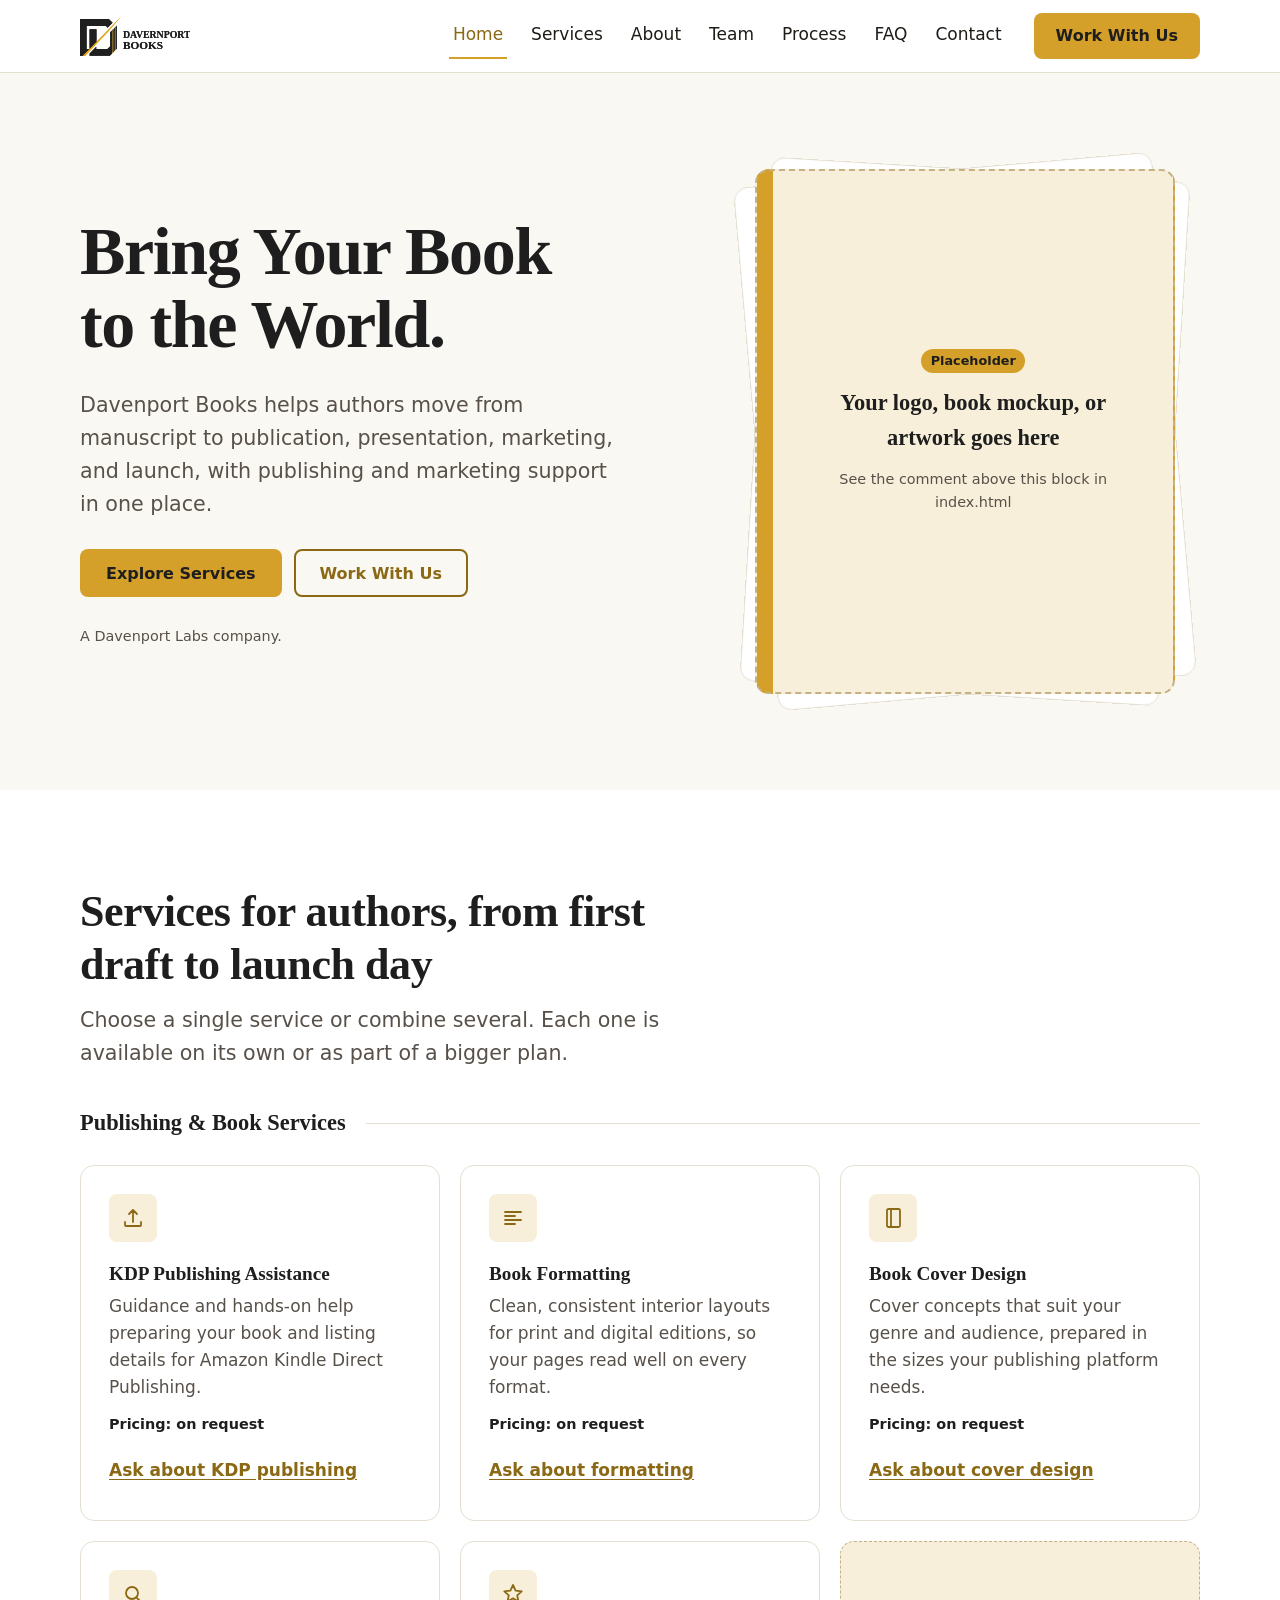
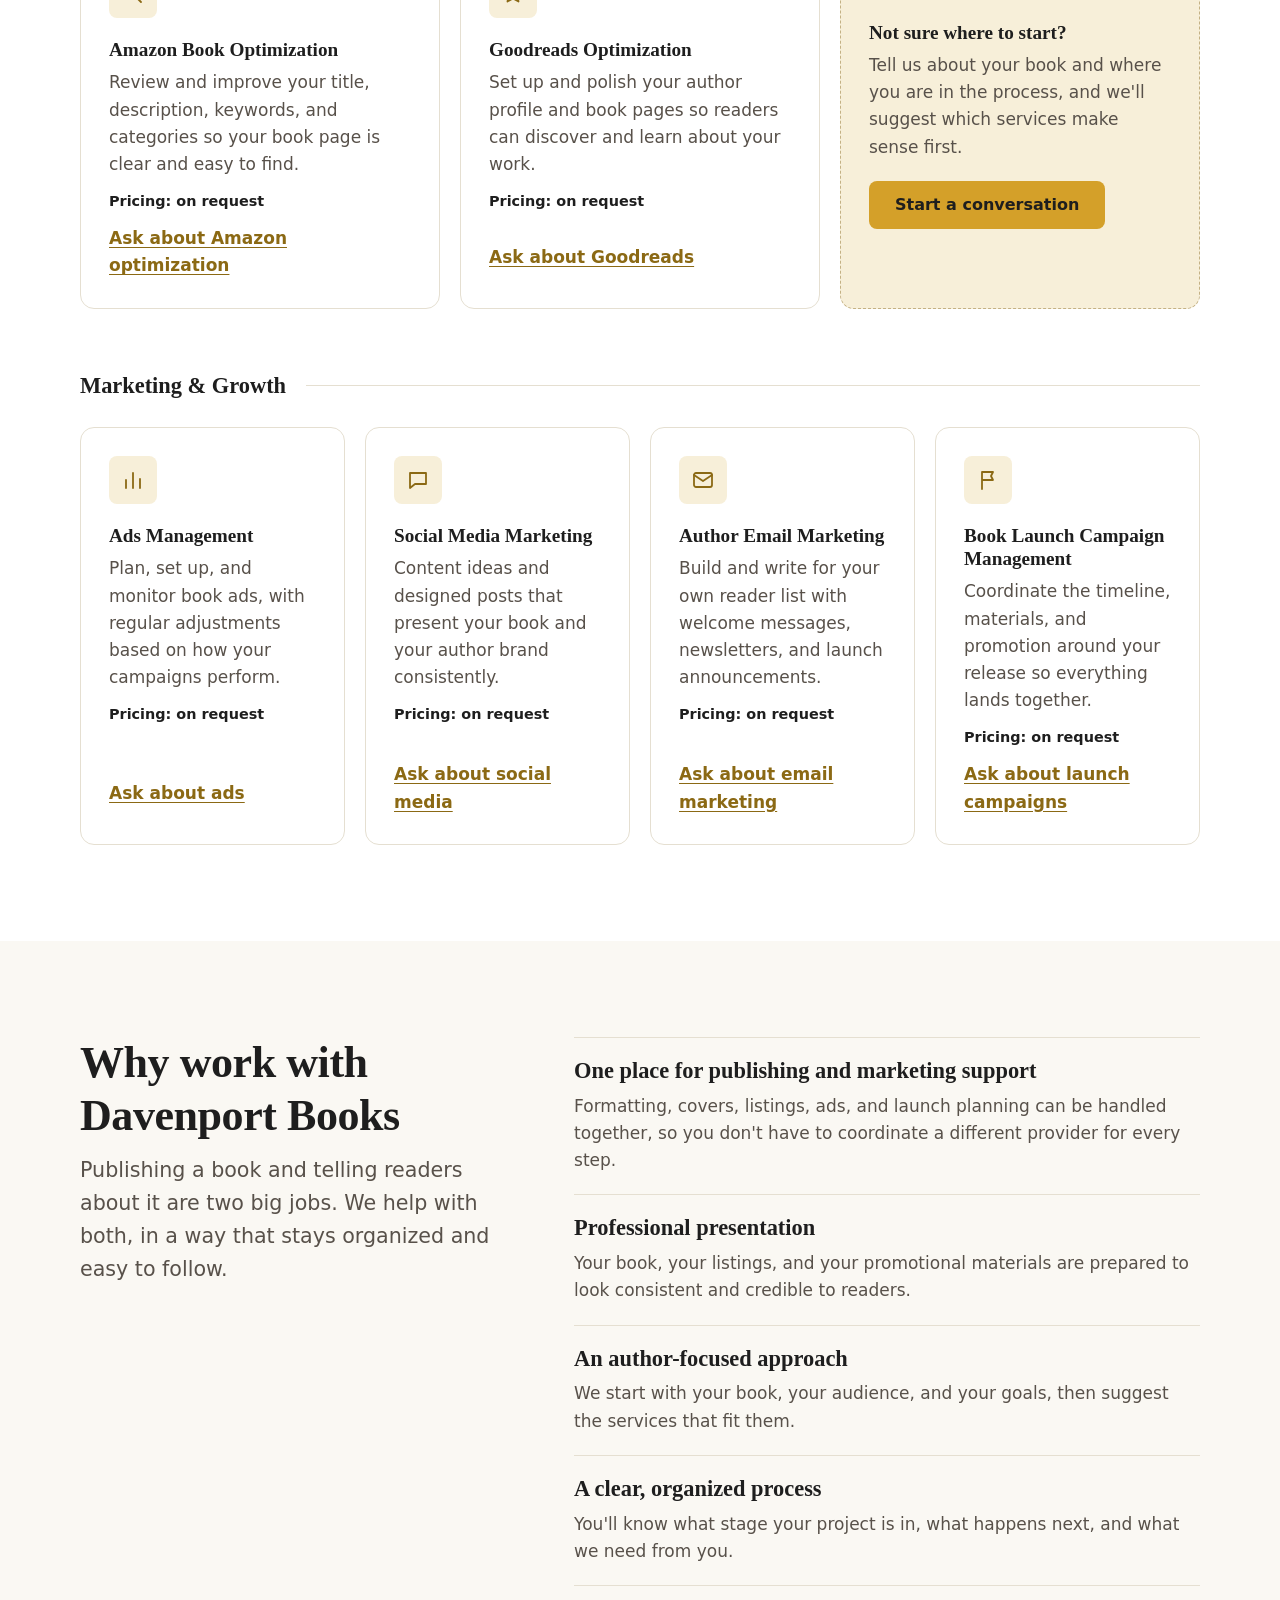
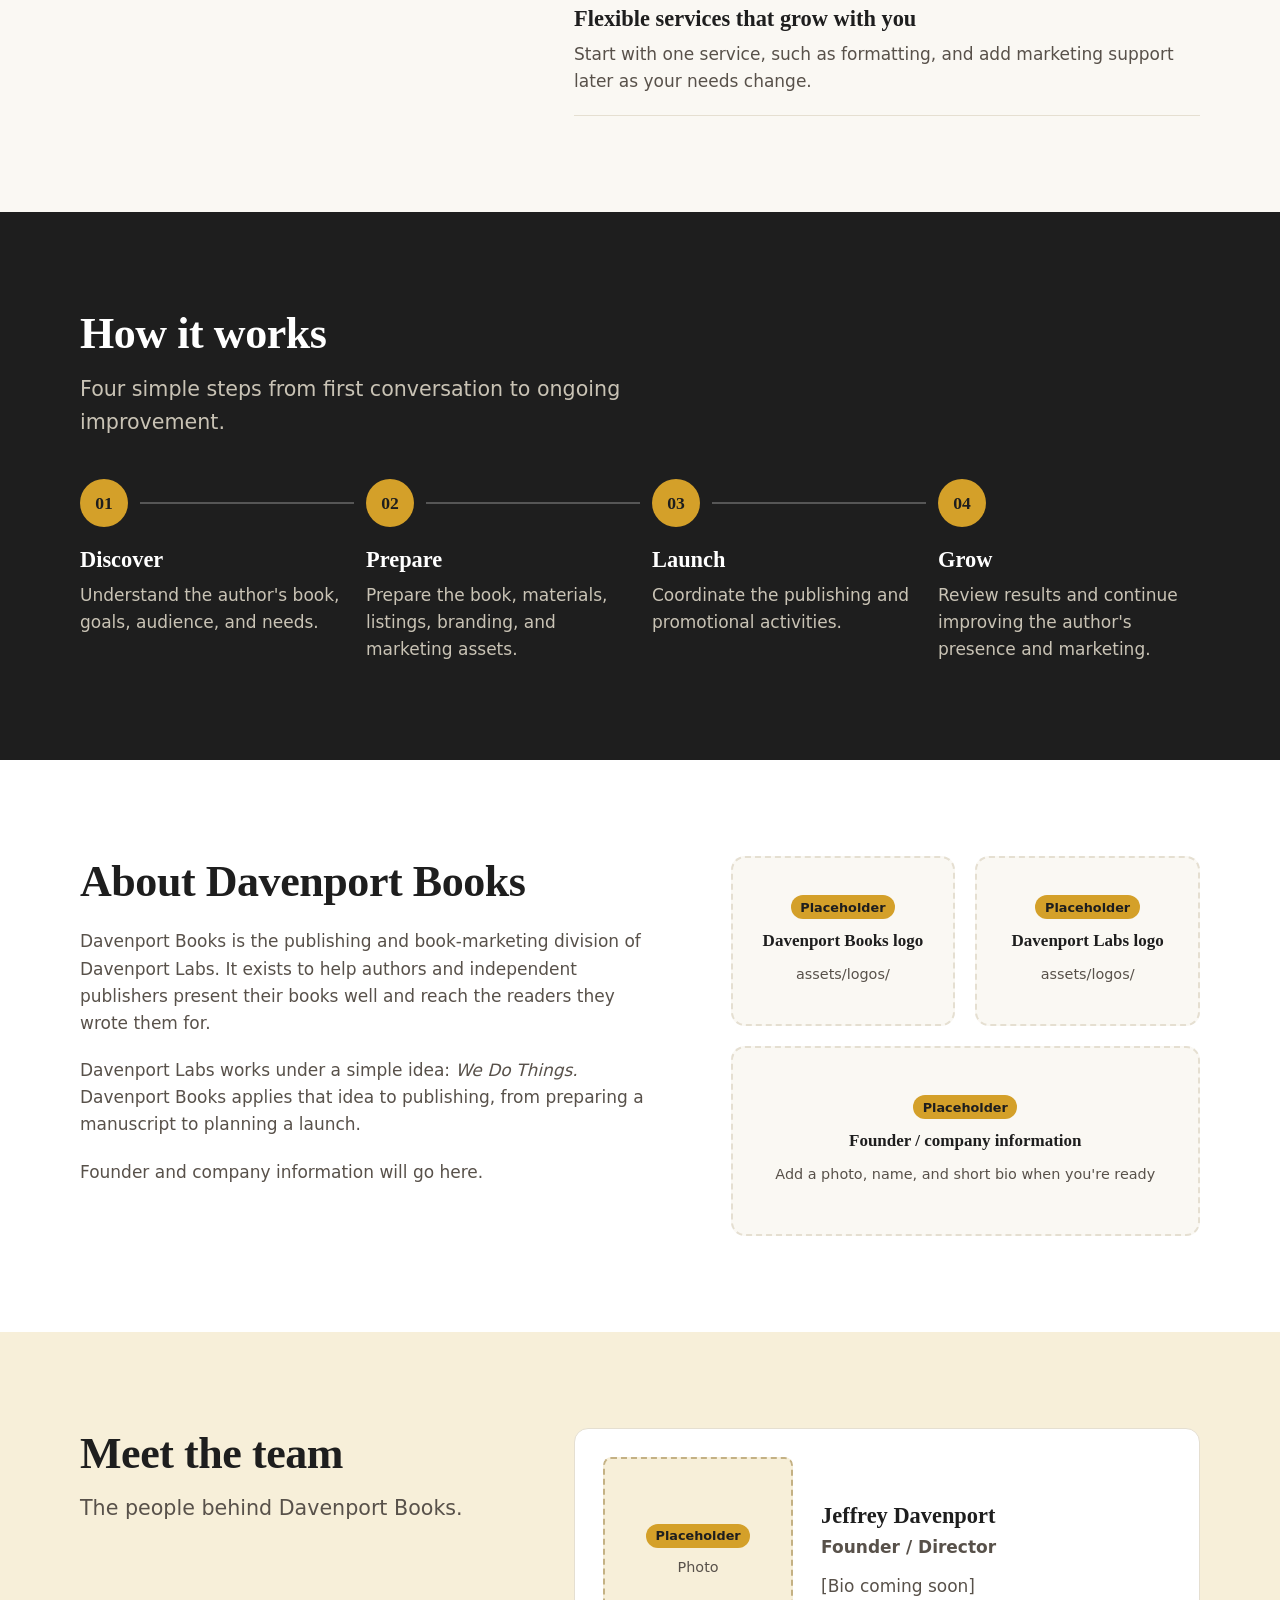
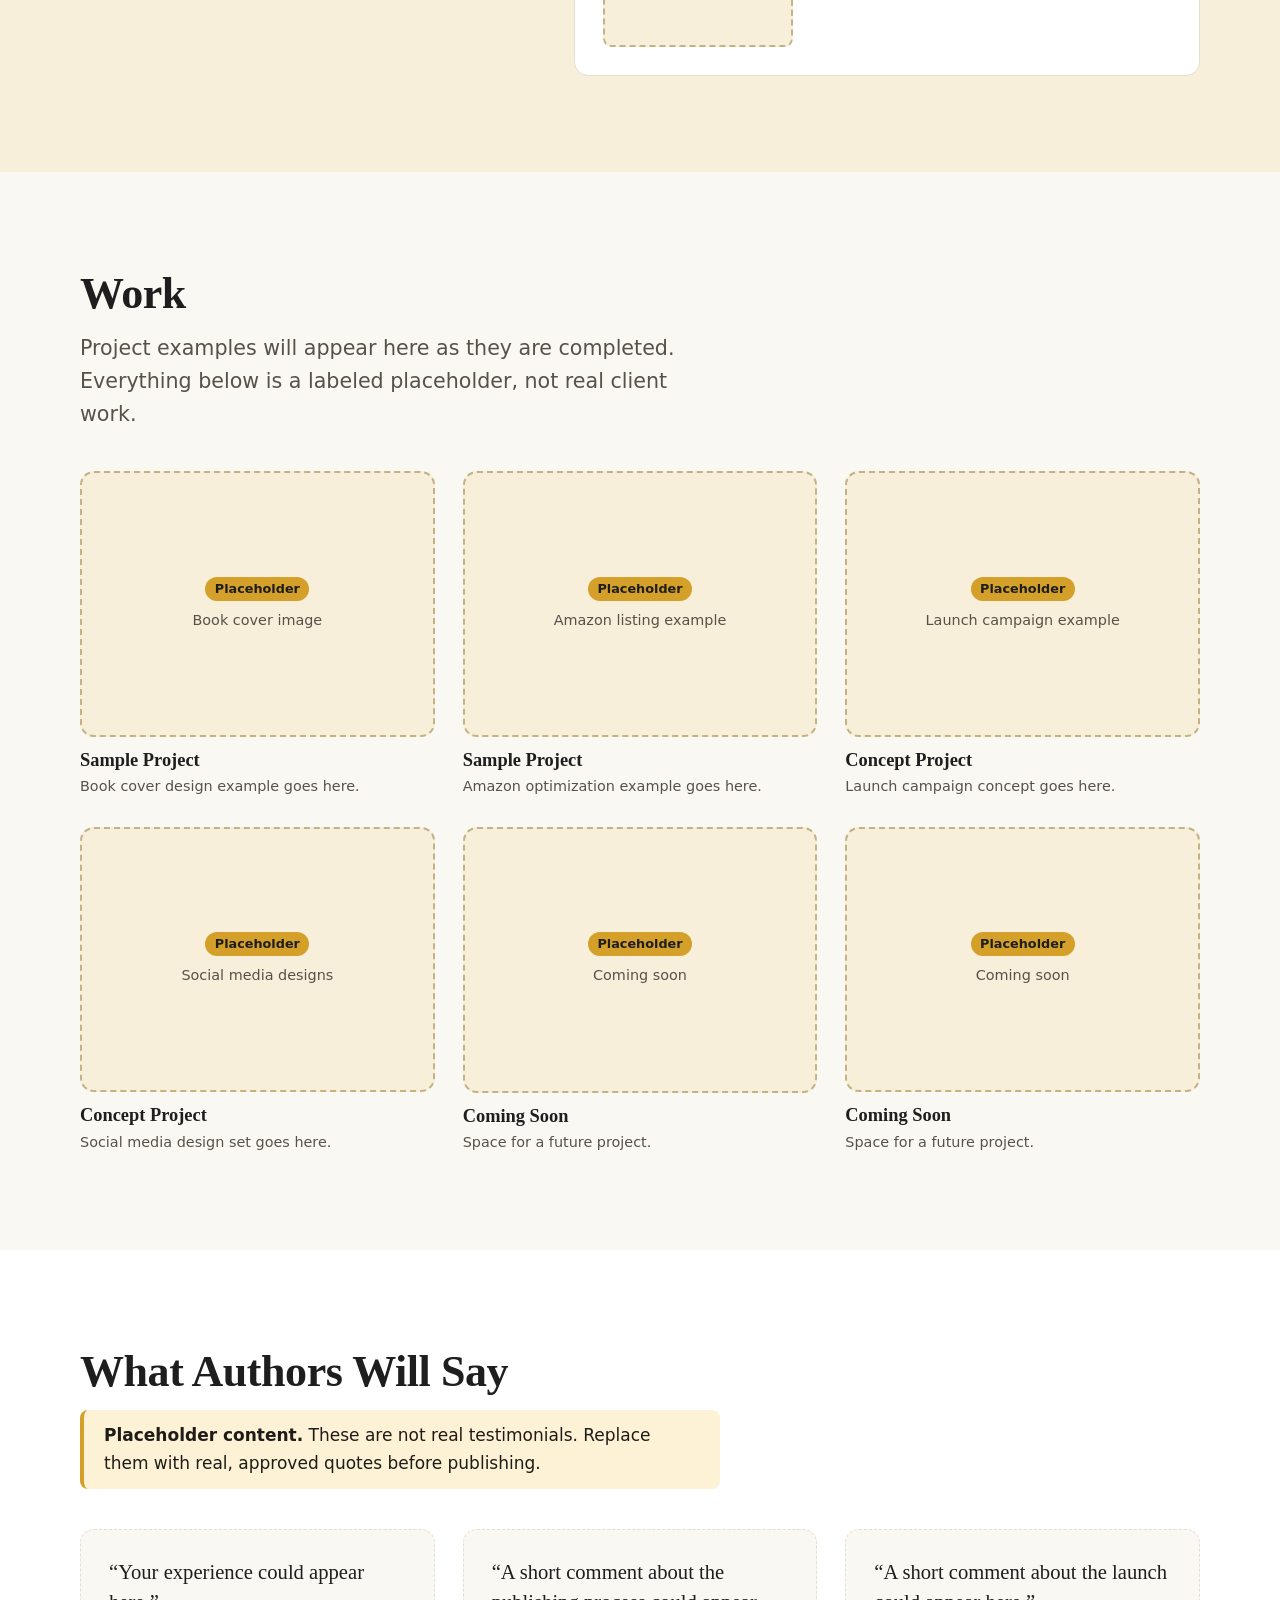
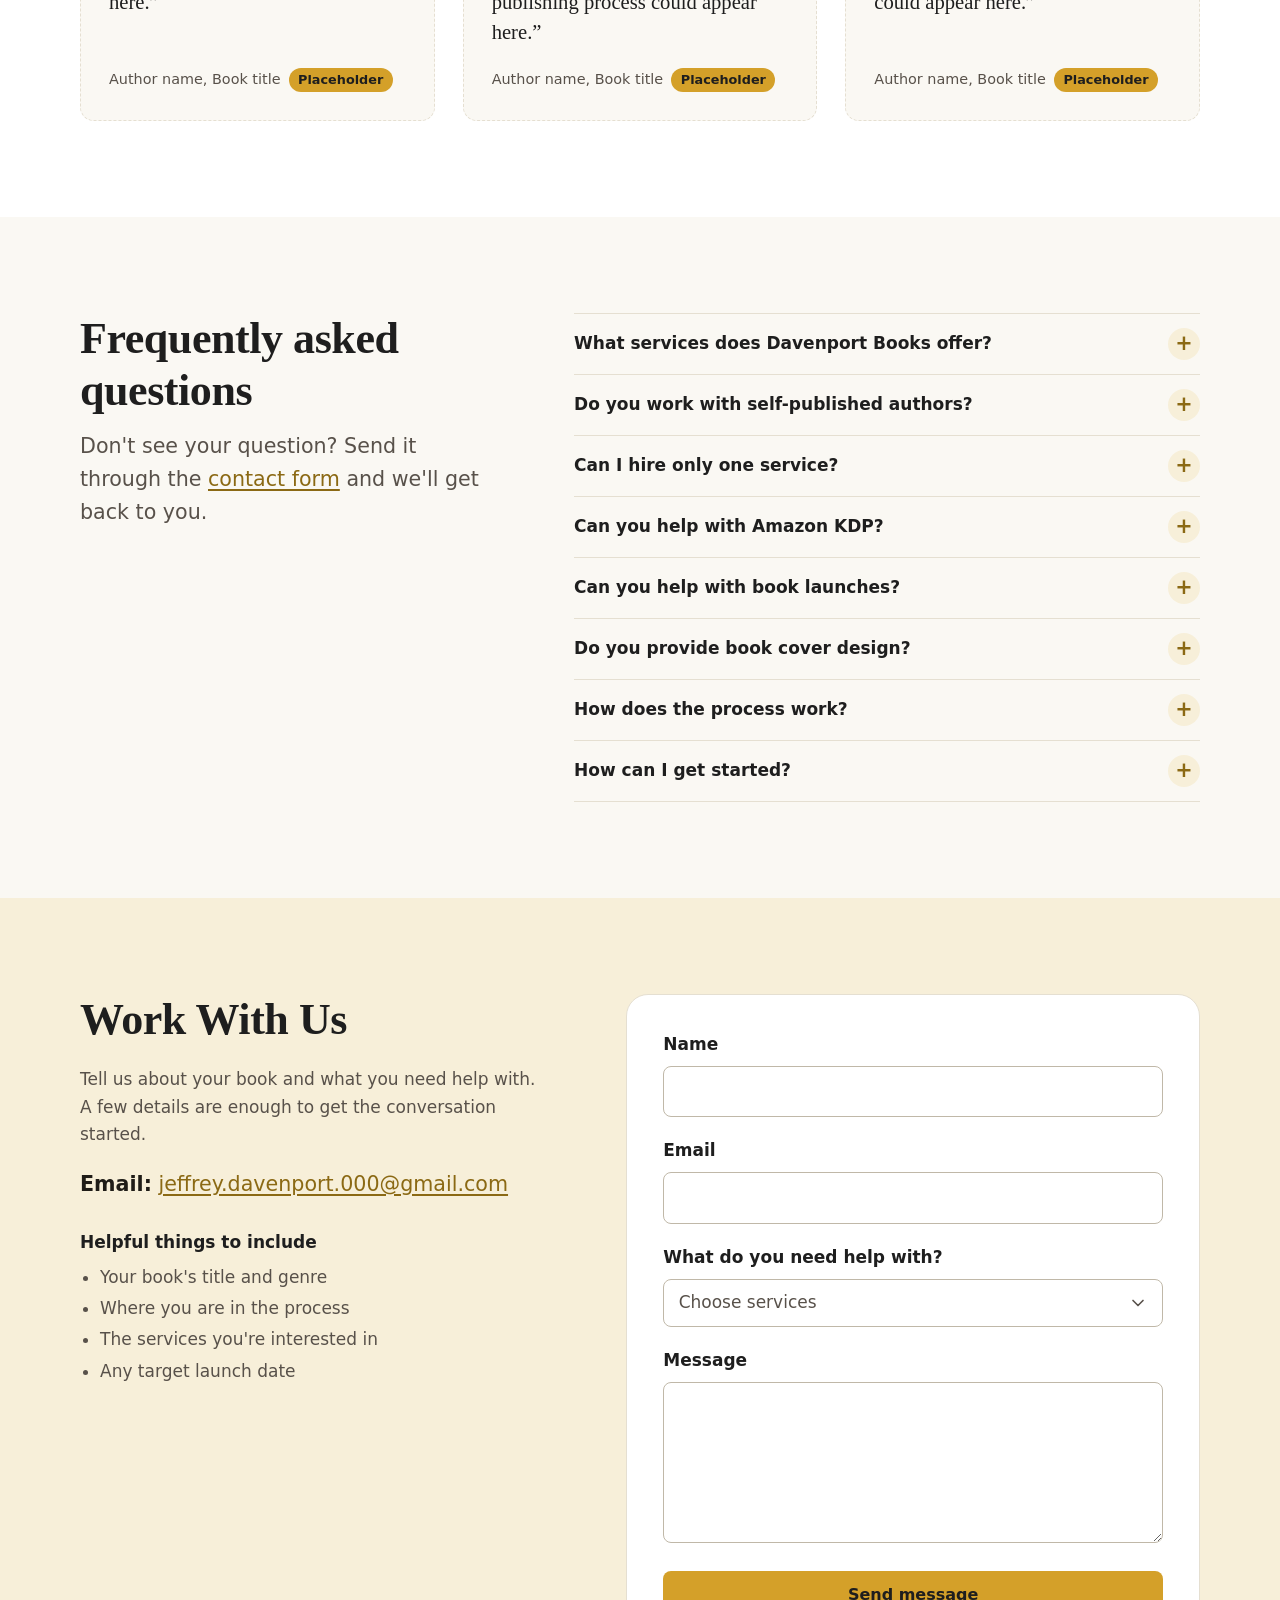
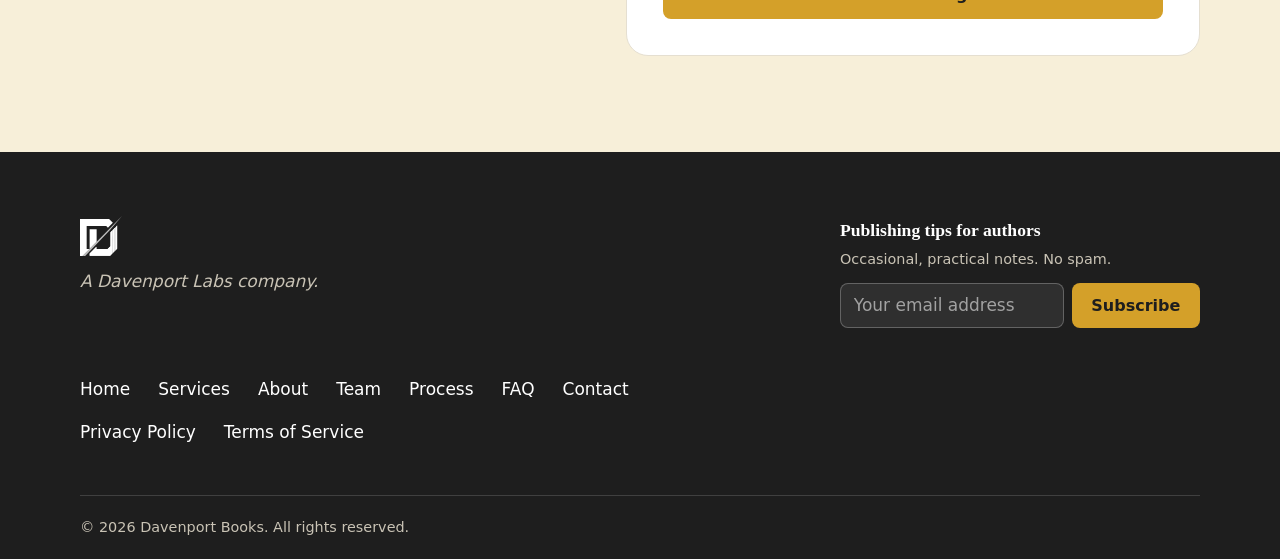
<file: index.html>
<!doctype html>
<html lang="en">
    <head>
        <meta charset="UTF-8" />
        <meta name="viewport" content="width=device-width, initial-scale=1" />

        <!-- =====================================================================
       SEO + SHARING (EDIT ME)
       ===================================================================== -->
        <title>
            Davenport Books | Publishing and Book Marketing Services for Authors
        </title>
        <meta
            name="description"
            content="Davenport Books helps authors publish, present, market, and launch their books, from KDP publishing and formatting to cover design, ads, and launch campaigns."
        />
        <meta name="theme-color" content="#1e1e1e" />

        <!-- Open Graph (placeholder values: update when the site has a real address) -->
        <meta property="og:type" content="website" />
        <meta property="og:site_name" content="Davenport Books" />
        <meta
            property="og:title"
            content="Davenport Books | Publishing and Book Marketing Services for Authors"
        />
        <meta
            property="og:description"
            content="Publishing and marketing support for authors, from manuscript to launch."
        />
        <!-- Add these two lines once you have a live web address and a share image (about 1200x630px):-->
        <meta property="og:url" content="https://davenport-books.netlify.app" />
        <meta
            property="og:image"
            content="https://davenport-books.netlify.app/assets/images/Davenport_Books_Banner.png"
        />

        <!-- Favicon placeholder: replace assets/icons/favicon.svg with your own icon -->
        <link rel="icon" href="assets/icons/favicon.svg" type="image/svg+xml" />

        <!-- Tiny script: tells the CSS that JavaScript is available. -->
        <script>
            document.documentElement.classList.add("js");
        </script>

        <link rel="stylesheet" href="css/style.css" />
    </head>

    <body>
        <!-- Accessibility: lets keyboard users jump straight past the menu -->
        <a class="skip-link" href="#main">Skip to main content</a>

        <!-- =====================================================================
       1. NAVIGATION
       ===================================================================== -->
        <header class="site-header" id="top">
            <div class="container header-inner">
                <!-- OFFICIAL LOGO.
           If your file is named differently (e.g. Davenport_Books_Logo.svg),
           change the src below and in the footer. -->
                <a
                    class="brand"
                    href="#home"
                    aria-label="Davenport Books, back to top"
                >
                    <img
                        src="assets/images/Davenport_Books_Banner.svg"
                        alt="Davenport Books"
                        class="brand-logo"
                    />
                </a>

                <!-- Mobile menu button (only visible on small screens; see js/script.js) -->
                <button
                    class="nav-toggle"
                    type="button"
                    aria-expanded="false"
                    aria-controls="site-nav"
                    aria-label="Open menu"
                >
                    <span class="nav-toggle-bar"></span>
                    <span class="nav-toggle-bar"></span>
                    <span class="nav-toggle-bar"></span>
                </button>

                <nav class="site-nav" id="site-nav" aria-label="Main">
                    <ul class="nav-list">
                        <li><a href="#home">Home</a></li>
                        <li><a href="#services">Services</a></li>
                        <li><a href="#about">About</a></li>
                        <li><a href="#team">Team</a></li>
                        <li><a href="#process">Process</a></li>
                        <li><a href="#faq">FAQ</a></li>
                        <li><a href="#contact">Contact</a></li>
                    </ul>
                    <a class="btn btn-primary nav-cta" href="#contact"
                        >Work With Us</a
                    >
                </nav>
            </div>
        </header>

        <main id="main">
            <!-- =====================================================================
         2. HERO
         ===================================================================== -->
            <section class="hero" id="home" aria-labelledby="hero-title">
                <div class="container hero-grid">
                    <div class="hero-copy">
                        <h1 id="hero-title">Bring Your Book to the World.</h1>
                        <p class="hero-lead">
                            Davenport Books helps authors move from manuscript
                            to publication, presentation, marketing, and launch,
                            with publishing and marketing support in one place.
                        </p>
                        <div class="hero-actions">
                            <a class="btn btn-primary" href="#services"
                                >Explore Services</a
                            >
                            <a class="btn btn-secondary" href="#contact"
                                >Work With Us</a
                            >
                        </div>
                        <p class="hero-note">A Davenport Labs company.</p>
                    </div>

                    <!-- HERO ARTWORK PLACEHOLDER.
             To use your own artwork (logo, book mockup, cover, illustration):
             1. Save the image in assets/images/ (for example hero-book.png).
             2. Delete the <div class="hero-visual-frame"> block below.
             3. In its place, paste:
                <img class="hero-visual-img" src="assets/images/hero-book.png" alt="Describe the image here"> -->
                    <div class="hero-visual">
                        <div class="hero-visual-frame">
                            <span class="badge">Placeholder</span>
                            <p class="hero-visual-title">
                                Your logo, book mockup, or artwork goes here
                            </p>
                            <p class="hero-visual-hint">
                                See the comment above this block in index.html
                            </p>
                        </div>
                    </div>
                </div>
            </section>

            <!-- =====================================================================
         3. SERVICES
         ===================================================================== -->
            <section
                class="section section--white"
                id="services"
                aria-labelledby="services-title"
            >
                <div class="container">
                    <div class="section-head reveal">
                        <h2 id="services-title">
                            Services for authors, from first draft to launch day
                        </h2>
                        <p>
                            Choose a single service or combine several. Each one
                            is available on its own or as part of a bigger plan.
                        </p>
                    </div>

                    <!-- ---------- Group A: Publishing & Book Services ---------- -->
                    <div class="service-group reveal" id="publishing-services">
                        <h3 class="group-title">
                            Publishing &amp; Book Services
                        </h3>

                        <div class="service-grid service-grid--3">
                            <!-- SERVICE: KDP Publishing Assistance -->
                            <article class="service-card">
                                <div class="service-icon" aria-hidden="true">
                                    <svg
                                        viewBox="0 0 24 24"
                                        width="24"
                                        height="24"
                                        fill="none"
                                        stroke="currentColor"
                                        stroke-width="1.8"
                                        stroke-linecap="round"
                                        stroke-linejoin="round"
                                        focusable="false"
                                    >
                                        <path
                                            d="M12 16V4m0 0L8 8m4-4 4 4M4 16v3a1 1 0 0 0 1 1h14a1 1 0 0 0 1-1v-3"
                                        />
                                    </svg>
                                </div>
                                <h4 class="service-title">
                                    KDP Publishing Assistance
                                </h4>
                                <p class="service-text">
                                    Guidance and hands-on help preparing your
                                    book and listing details for Amazon Kindle
                                    Direct Publishing.
                                </p>
                                <p class="service-price">Pricing: on request</p>
                                <a
                                    class="service-link"
                                    href="#contact"
                                    data-service="KDP Publishing Assistance"
                                    >Ask about KDP publishing</a
                                >
                            </article>

                            <!-- SERVICE: Book Formatting -->
                            <article class="service-card">
                                <div class="service-icon" aria-hidden="true">
                                    <svg
                                        viewBox="0 0 24 24"
                                        width="24"
                                        height="24"
                                        fill="none"
                                        stroke="currentColor"
                                        stroke-width="1.8"
                                        stroke-linecap="round"
                                        stroke-linejoin="round"
                                        focusable="false"
                                    >
                                        <path
                                            d="M4 6h16M4 10h10M4 14h16M4 18h10"
                                        />
                                    </svg>
                                </div>
                                <h4 class="service-title">Book Formatting</h4>
                                <p class="service-text">
                                    Clean, consistent interior layouts for print
                                    and digital editions, so your pages read
                                    well on every format.
                                </p>
                                <p class="service-price">Pricing: on request</p>
                                <a
                                    class="service-link"
                                    href="#contact"
                                    data-service="Book Formatting"
                                    >Ask about formatting</a
                                >
                            </article>

                            <!-- SERVICE: Book Cover Design -->
                            <article class="service-card">
                                <div class="service-icon" aria-hidden="true">
                                    <svg
                                        viewBox="0 0 24 24"
                                        width="24"
                                        height="24"
                                        fill="none"
                                        stroke="currentColor"
                                        stroke-width="1.8"
                                        stroke-linecap="round"
                                        stroke-linejoin="round"
                                        focusable="false"
                                    >
                                        <rect
                                            x="6"
                                            y="3"
                                            width="13"
                                            height="18"
                                            rx="1.5"
                                        />
                                        <path d="M10 3v18" />
                                    </svg>
                                </div>
                                <h4 class="service-title">Book Cover Design</h4>
                                <p class="service-text">
                                    Cover concepts that suit your genre and
                                    audience, prepared in the sizes your
                                    publishing platform needs.
                                </p>
                                <p class="service-price">Pricing: on request</p>
                                <a
                                    class="service-link"
                                    href="#contact"
                                    data-service="Book Cover Design"
                                    >Ask about cover design</a
                                >
                            </article>

                            <!-- SERVICE: Amazon Book Optimization -->
                            <article class="service-card">
                                <div class="service-icon" aria-hidden="true">
                                    <svg
                                        viewBox="0 0 24 24"
                                        width="24"
                                        height="24"
                                        fill="none"
                                        stroke="currentColor"
                                        stroke-width="1.8"
                                        stroke-linecap="round"
                                        stroke-linejoin="round"
                                        focusable="false"
                                    >
                                        <circle cx="11" cy="11" r="6" />
                                        <path d="m20 20-4.2-4.2" />
                                    </svg>
                                </div>
                                <h4 class="service-title">
                                    Amazon Book Optimization
                                </h4>
                                <p class="service-text">
                                    Review and improve your title, description,
                                    keywords, and categories so your book page
                                    is clear and easy to find.
                                </p>
                                <p class="service-price">Pricing: on request</p>
                                <a
                                    class="service-link"
                                    href="#contact"
                                    data-service="Amazon Book Optimization"
                                    >Ask about Amazon optimization</a
                                >
                            </article>

                            <!-- SERVICE: Goodreads Optimization -->
                            <article class="service-card">
                                <div class="service-icon" aria-hidden="true">
                                    <svg
                                        viewBox="0 0 24 24"
                                        width="24"
                                        height="24"
                                        fill="none"
                                        stroke="currentColor"
                                        stroke-width="1.8"
                                        stroke-linecap="round"
                                        stroke-linejoin="round"
                                        focusable="false"
                                    >
                                        <path
                                            d="m12 3 2.6 5.6 6.1.7-4.5 4.1 1.3 6.1-5.5-3.1-5.5 3.1 1.3-6.1-4.5-4.1 6.1-.7z"
                                        />
                                    </svg>
                                </div>
                                <h4 class="service-title">
                                    Goodreads Optimization
                                </h4>
                                <p class="service-text">
                                    Set up and polish your author profile and
                                    book pages so readers can discover and learn
                                    about your work.
                                </p>
                                <p class="service-price">Pricing: on request</p>
                                <a
                                    class="service-link"
                                    href="#contact"
                                    data-service="Goodreads Optimization"
                                    >Ask about Goodreads</a
                                >
                            </article>

                            <!-- "Not sure?" tile -->
                            <article class="service-card service-card--cta">
                                <h4 class="service-title">
                                    Not sure where to start?
                                </h4>
                                <p class="service-text">
                                    Tell us about your book and where you are in
                                    the process, and we'll suggest which
                                    services make sense first.
                                </p>
                                <a
                                    class="btn btn-primary"
                                    href="#contact"
                                    data-service="Not sure yet"
                                    >Start a conversation</a
                                >
                            </article>
                        </div>
                    </div>

                    <!-- ---------- Group B: Marketing & Growth ---------- -->
                    <div class="service-group reveal" id="marketing-services">
                        <h3 class="group-title">Marketing &amp; Growth</h3>

                        <div class="service-grid service-grid--4">
                            <!-- SERVICE: Ads Management -->
                            <article class="service-card">
                                <div class="service-icon" aria-hidden="true">
                                    <svg
                                        viewBox="0 0 24 24"
                                        width="24"
                                        height="24"
                                        fill="none"
                                        stroke="currentColor"
                                        stroke-width="1.8"
                                        stroke-linecap="round"
                                        stroke-linejoin="round"
                                        focusable="false"
                                    >
                                        <path d="M5 20v-8m7 8V5m7 15v-9" />
                                    </svg>
                                </div>
                                <h4 class="service-title">Ads Management</h4>
                                <p class="service-text">
                                    Plan, set up, and monitor book ads, with
                                    regular adjustments based on how your
                                    campaigns perform.
                                </p>
                                <p class="service-price">Pricing: on request</p>
                                <a
                                    class="service-link"
                                    href="#contact"
                                    data-service="Ads Management"
                                    >Ask about ads</a
                                >
                            </article>

                            <!-- SERVICE: Social Media Marketing -->
                            <article class="service-card">
                                <div class="service-icon" aria-hidden="true">
                                    <svg
                                        viewBox="0 0 24 24"
                                        width="24"
                                        height="24"
                                        fill="none"
                                        stroke="currentColor"
                                        stroke-width="1.8"
                                        stroke-linecap="round"
                                        stroke-linejoin="round"
                                        focusable="false"
                                    >
                                        <path d="M4 5h16v11H9l-5 4z" />
                                    </svg>
                                </div>
                                <h4 class="service-title">
                                    Social Media Marketing
                                </h4>
                                <p class="service-text">
                                    Content ideas and designed posts that
                                    present your book and your author brand
                                    consistently.
                                </p>
                                <p class="service-price">Pricing: on request</p>
                                <a
                                    class="service-link"
                                    href="#contact"
                                    data-service="Social Media Marketing"
                                    >Ask about social media</a
                                >
                            </article>

                            <!-- SERVICE: Author Email Marketing -->
                            <article class="service-card">
                                <div class="service-icon" aria-hidden="true">
                                    <svg
                                        viewBox="0 0 24 24"
                                        width="24"
                                        height="24"
                                        fill="none"
                                        stroke="currentColor"
                                        stroke-width="1.8"
                                        stroke-linecap="round"
                                        stroke-linejoin="round"
                                        focusable="false"
                                    >
                                        <rect
                                            x="3"
                                            y="5"
                                            width="18"
                                            height="14"
                                            rx="2"
                                        />
                                        <path d="m3 7 9 6 9-6" />
                                    </svg>
                                </div>
                                <h4 class="service-title">
                                    Author Email Marketing
                                </h4>
                                <p class="service-text">
                                    Build and write for your own reader list
                                    with welcome messages, newsletters, and
                                    launch announcements.
                                </p>
                                <p class="service-price">Pricing: on request</p>
                                <a
                                    class="service-link"
                                    href="#contact"
                                    data-service="Author Email Marketing"
                                    >Ask about email marketing</a
                                >
                            </article>

                            <!-- SERVICE: Book Launch Campaign Management -->
                            <article class="service-card">
                                <div class="service-icon" aria-hidden="true">
                                    <svg
                                        viewBox="0 0 24 24"
                                        width="24"
                                        height="24"
                                        fill="none"
                                        stroke="currentColor"
                                        stroke-width="1.8"
                                        stroke-linecap="round"
                                        stroke-linejoin="round"
                                        focusable="false"
                                    >
                                        <path d="M6 21V4m0 0h11l-2 4 2 4H6" />
                                    </svg>
                                </div>
                                <h4 class="service-title">
                                    Book Launch Campaign Management
                                </h4>
                                <p class="service-text">
                                    Coordinate the timeline, materials, and
                                    promotion around your release so everything
                                    lands together.
                                </p>
                                <p class="service-price">Pricing: on request</p>
                                <a
                                    class="service-link"
                                    href="#contact"
                                    data-service="Book Launch Campaign Management"
                                    >Ask about launch campaigns</a
                                >
                            </article>
                        </div>
                    </div>
                </div>
            </section>

            <!-- =====================================================================
         4. WHY DAVENPORT BOOKS
         ===================================================================== -->
            <section class="section" id="why" aria-labelledby="why-title">
                <div class="container why-grid">
                    <div class="section-head reveal">
                        <h2 id="why-title">Why work with Davenport Books</h2>
                        <p>
                            Publishing a book and telling readers about it are
                            two big jobs. We help with both, in a way that stays
                            organized and easy to follow.
                        </p>
                    </div>

                    <ul class="why-list reveal">
                        <li class="why-item">
                            <h3>
                                One place for publishing and marketing support
                            </h3>
                            <p>
                                Formatting, covers, listings, ads, and launch
                                planning can be handled together, so you don't
                                have to coordinate a different provider for
                                every step.
                            </p>
                        </li>
                        <li class="why-item">
                            <h3>Professional presentation</h3>
                            <p>
                                Your book, your listings, and your promotional
                                materials are prepared to look consistent and
                                credible to readers.
                            </p>
                        </li>
                        <li class="why-item">
                            <h3>An author-focused approach</h3>
                            <p>
                                We start with your book, your audience, and your
                                goals, then suggest the services that fit them.
                            </p>
                        </li>
                        <li class="why-item">
                            <h3>A clear, organized process</h3>
                            <p>
                                You'll know what stage your project is in, what
                                happens next, and what we need from you.
                            </p>
                        </li>
                        <li class="why-item">
                            <h3>Flexible services that grow with you</h3>
                            <p>
                                Start with one service, such as formatting, and
                                add marketing support later as your needs
                                change.
                            </p>
                        </li>
                    </ul>
                </div>
            </section>

            <!-- =====================================================================
         5. PROCESS (4 steps, on a dark charcoal band)
         ===================================================================== -->
            <section
                class="section section--dark"
                id="process"
                aria-labelledby="process-title"
            >
                <div class="container">
                    <div class="section-head reveal">
                        <h2 id="process-title">How it works</h2>
                        <p>
                            Four simple steps from first conversation to ongoing
                            improvement.
                        </p>
                    </div>

                    <ol class="process-steps reveal">
                        <li class="process-step">
                            <span class="step-number" aria-hidden="true"
                                >01</span
                            >
                            <h3>Discover</h3>
                            <p>
                                Understand the author's book, goals, audience,
                                and needs.
                            </p>
                        </li>
                        <li class="process-step">
                            <span class="step-number" aria-hidden="true"
                                >02</span
                            >
                            <h3>Prepare</h3>
                            <p>
                                Prepare the book, materials, listings, branding,
                                and marketing assets.
                            </p>
                        </li>
                        <li class="process-step">
                            <span class="step-number" aria-hidden="true"
                                >03</span
                            >
                            <h3>Launch</h3>
                            <p>
                                Coordinate the publishing and promotional
                                activities.
                            </p>
                        </li>
                        <li class="process-step">
                            <span class="step-number" aria-hidden="true"
                                >04</span
                            >
                            <h3>Grow</h3>
                            <p>
                                Review results and continue improving the
                                author's presence and marketing.
                            </p>
                        </li>
                    </ol>
                </div>
            </section>

            <!-- =====================================================================
         6. ABOUT
         ===================================================================== -->
            <section
                class="section section--white"
                id="about"
                aria-labelledby="about-title"
            >
                <div class="container about-grid">
                    <div class="about-copy reveal">
                        <h2 id="about-title">About Davenport Books</h2>

                        <!-- EDIT: replace the paragraphs below with your company story -->
                        <p>
                            Davenport Books is the publishing and book-marketing
                            division of Davenport Labs. It exists to help
                            authors and independent publishers present their
                            books well and reach the readers they wrote them
                            for.
                        </p>
                        <p>
                            Davenport Labs works under a simple idea:
                            <em>We Do Things.</em>
                            Davenport Books applies that idea to publishing,
                            from preparing a manuscript to planning a launch.
                        </p>
                        <p>
                            <!-- EDIT: add a sentence or two about who you are and why you started this. -->
                            Founder and company information will go here.
                        </p>
                    </div>

                    <div class="about-placeholders reveal">
                        <!-- LOGO PLACEHOLDERS.
               To use a real logo: delete the two <p> tags inside the box and add
               <img src="assets/logos/davenport-books-logo.svg" alt="Davenport Books logo"> -->
                        <div class="placeholder-row">
                            <div class="placeholder-box">
                                <span class="badge">Placeholder</span>
                                <p class="placeholder-label">
                                    Davenport Books logo
                                </p>
                                <p class="placeholder-hint">assets/logos/</p>
                            </div>
                            <div class="placeholder-box">
                                <span class="badge">Placeholder</span>
                                <p class="placeholder-label">
                                    Davenport Labs logo
                                </p>
                                <p class="placeholder-hint">assets/logos/</p>
                            </div>
                        </div>

                        <div class="placeholder-box placeholder-box--wide">
                            <span class="badge">Placeholder</span>
                            <p class="placeholder-label">
                                Founder / company information
                            </p>
                            <p class="placeholder-hint">
                                Add a photo, name, and short bio when you're
                                ready
                            </p>
                        </div>
                    </div>
                </div>
            </section>

            <!-- =====================================================================
         6b. TEAM
         ===================================================================== -->
            <section
                class="section section--tint"
                id="team"
                aria-labelledby="team-title"
            >
                <div class="container team-layout">
                    <div class="section-head reveal">
                        <h2 id="team-title">Meet the team</h2>
                        <p>The people behind Davenport Books.</p>
                    </div>

                    <div class="team-grid reveal">
                        <!-- ===== TEAM MEMBER: copy from here ... -->
                        <article class="team-card">
                            <!-- PHOTO PLACEHOLDER.
                 To use a real photo:
                 1. Save it in assets/images/team/ (for example jeffrey-davenport.jpg).
                 2. Delete the <div class="team-photo-placeholder"> block below.
                 3. Add this in its place, inside <div class="team-photo">:
                    <img class="team-photo-img" src="assets/images/team/jeffrey-davenport.jpg" alt="Jeffrey Davenport"> -->
                            <div class="team-photo">
                                <div class="team-photo-placeholder">
                                    <span class="badge">Placeholder</span>
                                    <p class="team-photo-label">Photo</p>
                                </div>
                            </div>

                            <div class="team-info">
                                <h3 class="team-name">Jeffrey Davenport</h3>
                                <p class="team-role">Founder / Director</p>
                                <p class="team-bio">[Bio coming soon]</p>

                                <!-- OPTIONAL LINKS: leave these out until you have real ones. -->
                            </div>
                        </article>
                        <!-- ... to here -->
                    </div>
                </div>
            </section>

            <!-- =====================================================================
         7. PORTFOLIO / WORK (all placeholders)
         ===================================================================== -->
            <section class="section" id="work" aria-labelledby="work-title">
                <div class="container">
                    <div class="section-head reveal">
                        <h2 id="work-title">Work</h2>
                        <p>
                            Project examples will appear here as they are
                            completed. Everything below is a labeled
                            placeholder, not real client work.
                        </p>
                    </div>

                    <div class="work-grid reveal">
                        <figure class="work-card">
                            <div class="work-visual">
                                <span class="badge">Placeholder</span>
                                <p class="work-visual-label">
                                    Book cover image
                                </p>
                            </div>
                            <figcaption>
                                <h3 class="work-title">Sample Project</h3>
                                <p>Book cover design example goes here.</p>
                            </figcaption>
                        </figure>

                        <figure class="work-card">
                            <div class="work-visual">
                                <span class="badge">Placeholder</span>
                                <p class="work-visual-label">
                                    Amazon listing example
                                </p>
                            </div>
                            <figcaption>
                                <h3 class="work-title">Sample Project</h3>
                                <p>Amazon optimization example goes here.</p>
                            </figcaption>
                        </figure>

                        <figure class="work-card">
                            <div class="work-visual">
                                <span class="badge">Placeholder</span>
                                <p class="work-visual-label">
                                    Launch campaign example
                                </p>
                            </div>
                            <figcaption>
                                <h3 class="work-title">Concept Project</h3>
                                <p>Launch campaign concept goes here.</p>
                            </figcaption>
                        </figure>

                        <figure class="work-card">
                            <div class="work-visual">
                                <span class="badge">Placeholder</span>
                                <p class="work-visual-label">
                                    Social media designs
                                </p>
                            </div>
                            <figcaption>
                                <h3 class="work-title">Concept Project</h3>
                                <p>Social media design set goes here.</p>
                            </figcaption>
                        </figure>

                        <figure class="work-card">
                            <div class="work-visual">
                                <span class="badge">Placeholder</span>
                                <p class="work-visual-label">Coming soon</p>
                            </div>
                            <figcaption>
                                <h3 class="work-title">Coming Soon</h3>
                                <p>Space for a future project.</p>
                            </figcaption>
                        </figure>

                        <figure class="work-card">
                            <div class="work-visual">
                                <span class="badge">Placeholder</span>
                                <p class="work-visual-label">Coming soon</p>
                            </div>
                            <figcaption>
                                <h3 class="work-title">Coming Soon</h3>
                                <p>Space for a future project.</p>
                            </figcaption>
                        </figure>
                    </div>
                </div>
            </section>

            <!-- =====================================================================
         8. TESTIMONIALS (placeholders only)
         ===================================================================== -->
            <section
                class="section section--white"
                id="testimonials"
                aria-labelledby="testimonials-title"
            >
                <div class="container">
                    <div class="section-head reveal">
                        <h2 id="testimonials-title">What Authors Will Say</h2>
                        <p class="notice">
                            <strong>Placeholder content.</strong> These are not
                            real testimonials. Replace them with real, approved
                            quotes before publishing.
                        </p>
                    </div>

                    <div class="testimonial-grid reveal">
                        <figure class="testimonial">
                            <blockquote>
                                <p>“Your experience could appear here.”</p>
                            </blockquote>
                            <figcaption>
                                Author name, Book title
                                <span class="badge">Placeholder</span>
                            </figcaption>
                        </figure>

                        <figure class="testimonial">
                            <blockquote>
                                <p>
                                    “A short comment about the publishing
                                    process could appear here.”
                                </p>
                            </blockquote>
                            <figcaption>
                                Author name, Book title
                                <span class="badge">Placeholder</span>
                            </figcaption>
                        </figure>

                        <figure class="testimonial">
                            <blockquote>
                                <p>
                                    “A short comment about the launch could
                                    appear here.”
                                </p>
                            </blockquote>
                            <figcaption>
                                Author name, Book title
                                <span class="badge">Placeholder</span>
                            </figcaption>
                        </figure>
                    </div>
                </div>
            </section>

            <!-- =====================================================================
         9. FAQ
         ===================================================================== -->
            <section class="section" id="faq" aria-labelledby="faq-title">
                <div class="container faq-grid">
                    <div class="section-head reveal">
                        <h2 id="faq-title">Frequently asked questions</h2>
                        <p>
                            Don't see your question? Send it through the
                            <a href="#contact">contact form</a> and we'll get
                            back to you.
                        </p>
                    </div>

                    <div class="faq-list reveal">
                        <details class="faq-item">
                            <summary>
                                What services does Davenport Books offer?
                            </summary>
                            <p>
                                We offer publishing and book services (KDP
                                publishing assistance, book formatting, book
                                cover design, Amazon book optimization, and
                                Goodreads optimization) and marketing services
                                (ads management, social media marketing, author
                                email marketing, and book launch campaign
                                management).
                            </p>
                        </details>

                        <details class="faq-item">
                            <summary>
                                Do you work with self-published authors?
                            </summary>
                            <p>
                                Yes. Davenport Books is built for self-published
                                authors and independent publishers who want
                                professional support without managing every task
                                themselves.
                            </p>
                        </details>

                        <details class="faq-item">
                            <summary>Can I hire only one service?</summary>
                            <p>
                                Yes. Every service can be requested on its own.
                                Many authors start with one need, such as
                                formatting or a cover, and add other services
                                later.
                            </p>
                        </details>

                        <details class="faq-item">
                            <summary>Can you help with Amazon KDP?</summary>
                            <p>
                                Yes. KDP Publishing Assistance covers preparing
                                your book and listing details for Kindle Direct
                                Publishing. We can also help improve your Amazon
                                book page through Amazon Book Optimization.
                            </p>
                        </details>

                        <details class="faq-item">
                            <summary>Can you help with book launches?</summary>
                            <p>
                                Yes. Book Launch Campaign Management helps
                                coordinate the timeline, materials, and
                                promotional activities around your release.
                                Results depend on many factors, and we don't
                                promise specific sales or reviews.
                            </p>
                        </details>

                        <details class="faq-item">
                            <summary>Do you provide book cover design?</summary>
                            <p>
                                Yes. Book Cover Design is one of our publishing
                                services. Tell us about your book, genre, and
                                audience, and we'll discuss options with you.
                            </p>
                        </details>

                        <details class="faq-item">
                            <summary>How does the process work?</summary>
                            <p>
                                We follow four steps: Discover, Prepare, Launch,
                                and Grow. First we learn about your book and
                                goals, then we prepare your materials,
                                coordinate the launch, and review how things are
                                going so we can keep improving. See the
                                <a href="#process">Process</a> section for
                                details.
                            </p>
                        </details>

                        <details class="faq-item">
                            <summary>How can I get started?</summary>
                            <p>
                                Use the contact form below or email us directly.
                                Tell us about your book, where you are in the
                                process, and what kind of help you're looking
                                for.
                            </p>
                        </details>
                    </div>
                </div>
            </section>

            <!-- =====================================================================
         10. CONTACT / WORK WITH US
         ===================================================================== -->
            <section
                class="section section--tint"
                id="contact"
                aria-labelledby="contact-title"
            >
                <div class="container contact-grid">
                    <div class="contact-copy reveal">
                        <h2 id="contact-title">Work With Us</h2>
                        <p>
                            Tell us about your book and what you need help with.
                            A few details are enough to get the conversation
                            started.
                        </p>

                        <p class="contact-email">
                            <strong>Email:</strong>
                            <a href="mailto:jeffrey.davenport.000@gmail.com"
                                >jeffrey.davenport.000@gmail.com</a
                            >
                        </p>

                        <p class="contact-tips-title">
                            Helpful things to include
                        </p>
                        <ul class="contact-tips">
                            <li>Your book's title and genre</li>
                            <li>Where you are in the process</li>
                            <li>The services you're interested in</li>
                            <li>Any target launch date</li>
                        </ul>
                    </div>

                    <form
                        class="contact-form reveal"
                        id="contact-form"
                        action="#"
                        method="post"
                    >
                        <!-- Honeypot: real visitors never see or fill this field. Bots do.
     Do not remove — it is the site's only spam protection. -->
                        <div class="hp-field" aria-hidden="true">
                            <label for="cf-website">Website</label>
                            <input
                                type="text"
                                id="cf-website"
                                name="website"
                                tabindex="-1"
                                autocomplete="off"
                            />
                        </div>

                        <div class="form-field">
                            <label for="cf-name">Name</label>
                            <input
                                type="text"
                                id="cf-name"
                                name="name"
                                autocomplete="name"
                                required
                            />
                        </div>

                        <div class="form-field">
                            <label for="cf-email">Email</label>
                            <input
                                type="email"
                                id="cf-email"
                                name="email"
                                autocomplete="email"
                                required
                            />
                        </div>

                        <!-- ================================================================
               MULTI-SELECT SERVICE FIELD
               Checkbox values must match the data-service values on the
               service cards (section 3) so clicking a card ticks the box.
               ================================================================ -->
                        <div class="form-field">
                            <label
                                id="cf-service-label"
                                for="cf-service-trigger"
                                >What do you need help with?</label
                            >

                            <div class="multiselect" id="service-multiselect">
                                <button
                                    type="button"
                                    class="multiselect-trigger"
                                    id="cf-service-trigger"
                                    aria-haspopup="listbox"
                                    aria-expanded="false"
                                    aria-controls="cf-service-panel"
                                >
                                    <span
                                        class="multiselect-value"
                                        id="cf-service-value"
                                    >
                                        <span class="multiselect-placeholder"
                                            >Choose services</span
                                        >
                                    </span>
                                    <svg
                                        class="multiselect-caret"
                                        viewBox="0 0 24 24"
                                        width="20"
                                        height="20"
                                        fill="none"
                                        stroke="currentColor"
                                        stroke-width="2"
                                        stroke-linecap="round"
                                        stroke-linejoin="round"
                                        aria-hidden="true"
                                        focusable="false"
                                    >
                                        <path d="m6 9 6 6 6-6" />
                                    </svg>
                                </button>

                                <div
                                    class="multiselect-panel"
                                    id="cf-service-panel"
                                    role="group"
                                    aria-labelledby="cf-service-label"
                                    hidden
                                >
                                    <div class="multiselect-group">
                                        <p class="multiselect-group-label">
                                            Publishing &amp; Book Services
                                        </p>

                                        <label class="multiselect-option">
                                            <input
                                                type="checkbox"
                                                name="service"
                                                value="KDP Publishing Assistance"
                                            />
                                            <span
                                                class="multiselect-check"
                                                aria-hidden="true"
                                            ></span>
                                            <span
                                                >KDP Publishing Assistance</span
                                            >
                                        </label>

                                        <label class="multiselect-option">
                                            <input
                                                type="checkbox"
                                                name="service"
                                                value="Book Formatting"
                                            />
                                            <span
                                                class="multiselect-check"
                                                aria-hidden="true"
                                            ></span>
                                            <span>Book Formatting</span>
                                        </label>

                                        <label class="multiselect-option">
                                            <input
                                                type="checkbox"
                                                name="service"
                                                value="Book Cover Design"
                                            />
                                            <span
                                                class="multiselect-check"
                                                aria-hidden="true"
                                            ></span>
                                            <span>Book Cover Design</span>
                                        </label>

                                        <label class="multiselect-option">
                                            <input
                                                type="checkbox"
                                                name="service"
                                                value="Amazon Book Optimization"
                                            />
                                            <span
                                                class="multiselect-check"
                                                aria-hidden="true"
                                            ></span>
                                            <span
                                                >Amazon Book Optimization</span
                                            >
                                        </label>

                                        <label class="multiselect-option">
                                            <input
                                                type="checkbox"
                                                name="service"
                                                value="Goodreads Optimization"
                                            />
                                            <span
                                                class="multiselect-check"
                                                aria-hidden="true"
                                            ></span>
                                            <span>Goodreads Optimization</span>
                                        </label>
                                    </div>

                                    <div class="multiselect-group">
                                        <p class="multiselect-group-label">
                                            Marketing &amp; Growth
                                        </p>

                                        <label class="multiselect-option">
                                            <input
                                                type="checkbox"
                                                name="service"
                                                value="Ads Management"
                                            />
                                            <span
                                                class="multiselect-check"
                                                aria-hidden="true"
                                            ></span>
                                            <span>Ads Management</span>
                                        </label>

                                        <label class="multiselect-option">
                                            <input
                                                type="checkbox"
                                                name="service"
                                                value="Social Media Marketing"
                                            />
                                            <span
                                                class="multiselect-check"
                                                aria-hidden="true"
                                            ></span>
                                            <span>Social Media Marketing</span>
                                        </label>

                                        <label class="multiselect-option">
                                            <input
                                                type="checkbox"
                                                name="service"
                                                value="Author Email Marketing"
                                            />
                                            <span
                                                class="multiselect-check"
                                                aria-hidden="true"
                                            ></span>
                                            <span>Author Email Marketing</span>
                                        </label>

                                        <label class="multiselect-option">
                                            <input
                                                type="checkbox"
                                                name="service"
                                                value="Book Launch Campaign Management"
                                            />
                                            <span
                                                class="multiselect-check"
                                                aria-hidden="true"
                                            ></span>
                                            <span
                                                >Book Launch Campaign
                                                Management</span
                                            >
                                        </label>
                                    </div>

                                    <div class="multiselect-group">
                                        <p class="multiselect-group-label">
                                            Other
                                        </p>

                                        <label class="multiselect-option">
                                            <input
                                                type="checkbox"
                                                name="service"
                                                value="Publishing and marketing together"
                                            />
                                            <span
                                                class="multiselect-check"
                                                aria-hidden="true"
                                            ></span>
                                            <span
                                                >Publishing and marketing
                                                together</span
                                            >
                                        </label>

                                        <label class="multiselect-option">
                                            <input
                                                type="checkbox"
                                                name="service"
                                                value="Not sure yet"
                                            />
                                            <span
                                                class="multiselect-check"
                                                aria-hidden="true"
                                            ></span>
                                            <span>Not sure yet</span>
                                        </label>
                                    </div>
                                </div>
                            </div>
                        </div>

                        <div class="form-field">
                            <label for="cf-message">Message</label>
                            <textarea
                                id="cf-message"
                                name="message"
                                rows="5"
                                required
                            ></textarea>
                        </div>

                        <button
                            class="btn btn-primary form-submit"
                            type="submit"
                        >
                            Send message
                        </button>

                        <p
                            class="form-status"
                            id="form-status"
                            role="status"
                            aria-live="polite"
                        ></p>
                    </form>
                </div>
            </section>
        </main>

        <!-- =====================================================================
       11. FOOTER
       ===================================================================== -->
        <footer class="site-footer">
            <div class="container footer-inner">
                <div class="footer-brand">
                    <!-- OFFICIAL LOGO (same file as the header).
             If your file is named differently, change the src here too. -->
                    <img
                        src="assets/logos/davenport-books-logo.svg"
                        alt="Davenport Books"
                        class="footer-logo"
                    />
                    <p class="footer-tagline">
                        <em>A Davenport Labs company.</em>
                    </p>

                    <!-- SOCIAL LINKS: add yours when they exist. Example:
        <ul class="footer-social">
          <li><a href="https://example.com/your-page">Instagram</a></li>
        </ul>
        -->
                </div>

                <!-- =====================================================================
     NEWSLETTER SIGNUP
     Form behavior is controlled by NEWSLETTER_CONFIG at the top of
     js/script.js — same pattern as the contact form.
     ===================================================================== -->
                <div class="footer-newsletter">
                    <p class="footer-newsletter-title">
                        Publishing tips for authors
                    </p>
                    <p class="footer-newsletter-text">
                        Occasional, practical notes. No spam.
                    </p>
                    <form
                        class="newsletter-form"
                        id="newsletter-form"
                        action="#"
                        method="post"
                        novalidate
                    >
                        <div class="hp-field" aria-hidden="true">
                            <label for="nl-website">Website</label>
                            <input
                                type="text"
                                id="nl-website"
                                name="website"
                                tabindex="-1"
                                autocomplete="off"
                            />
                        </div>

                        <input
                            type="email"
                            id="nl-email"
                            name="email"
                            placeholder="Your email address"
                            aria-label="Email address"
                            autocomplete="email"
                            required
                        />
                        <button type="submit" class="btn btn-primary">
                            Subscribe
                        </button>
                    </form>
                    <p
                        class="form-status"
                        id="newsletter-status"
                        role="status"
                        aria-live="polite"
                    ></p>
                </div>

                <nav class="footer-nav" aria-label="Footer">
                    <ul>
                        <li><a href="#home">Home</a></li>
                        <li><a href="#services">Services</a></li>
                        <li><a href="#about">About</a></li>
                        <li><a href="#team">Team</a></li>
                        <li><a href="#process">Process</a></li>
                        <li><a href="#faq">FAQ</a></li>
                        <li><a href="#contact">Contact</a></li>
                    </ul>
                    <ul>
                        <li>
                            <a href="privacy-policy.html">Privacy Policy</a>
                        </li>
                        <li><a href="terms.html">Terms of Service</a></li>
                    </ul>
                </nav>
            </div>

            <div class="container footer-legal">
                <p>
                    &copy; <span id="year">2026</span> Davenport Books. All
                    rights reserved.
                </p>
            </div>
        </footer>

        <script src="js/script.js"></script>
    </body>
</html>
</file>
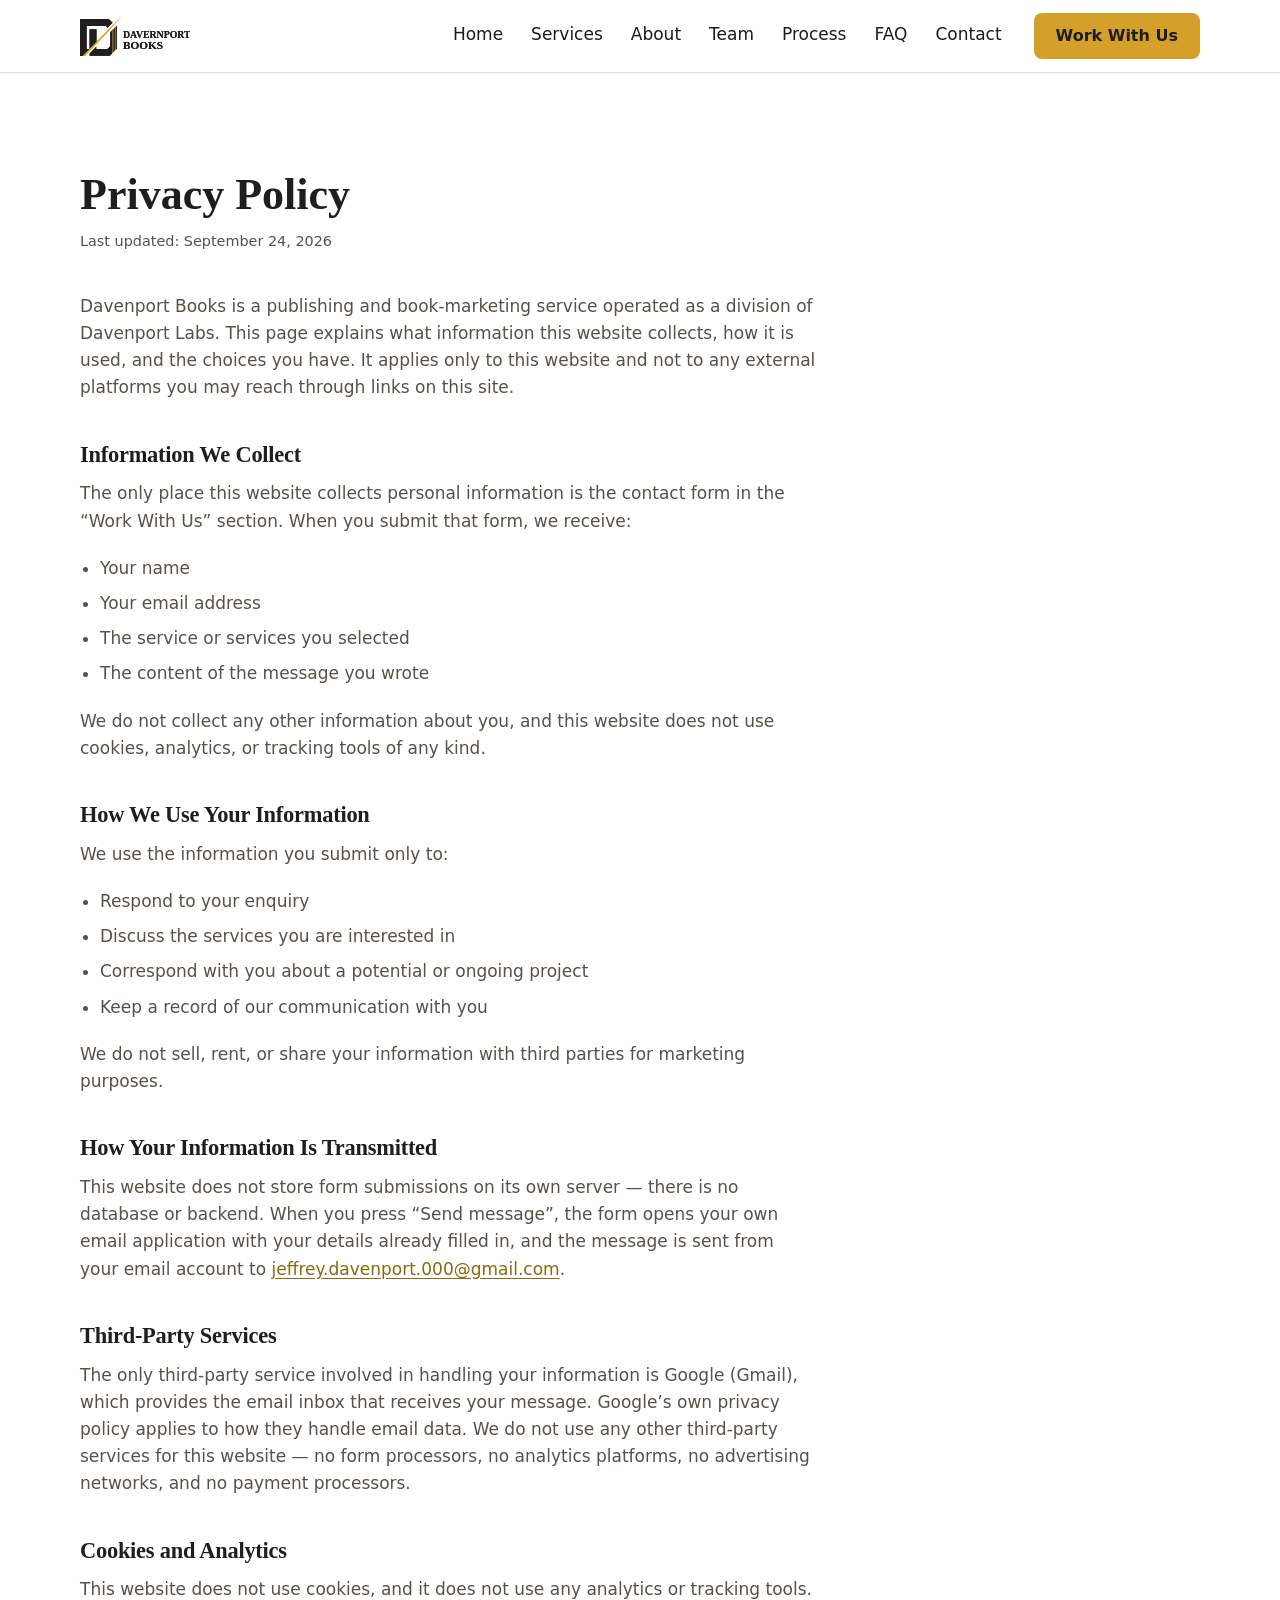
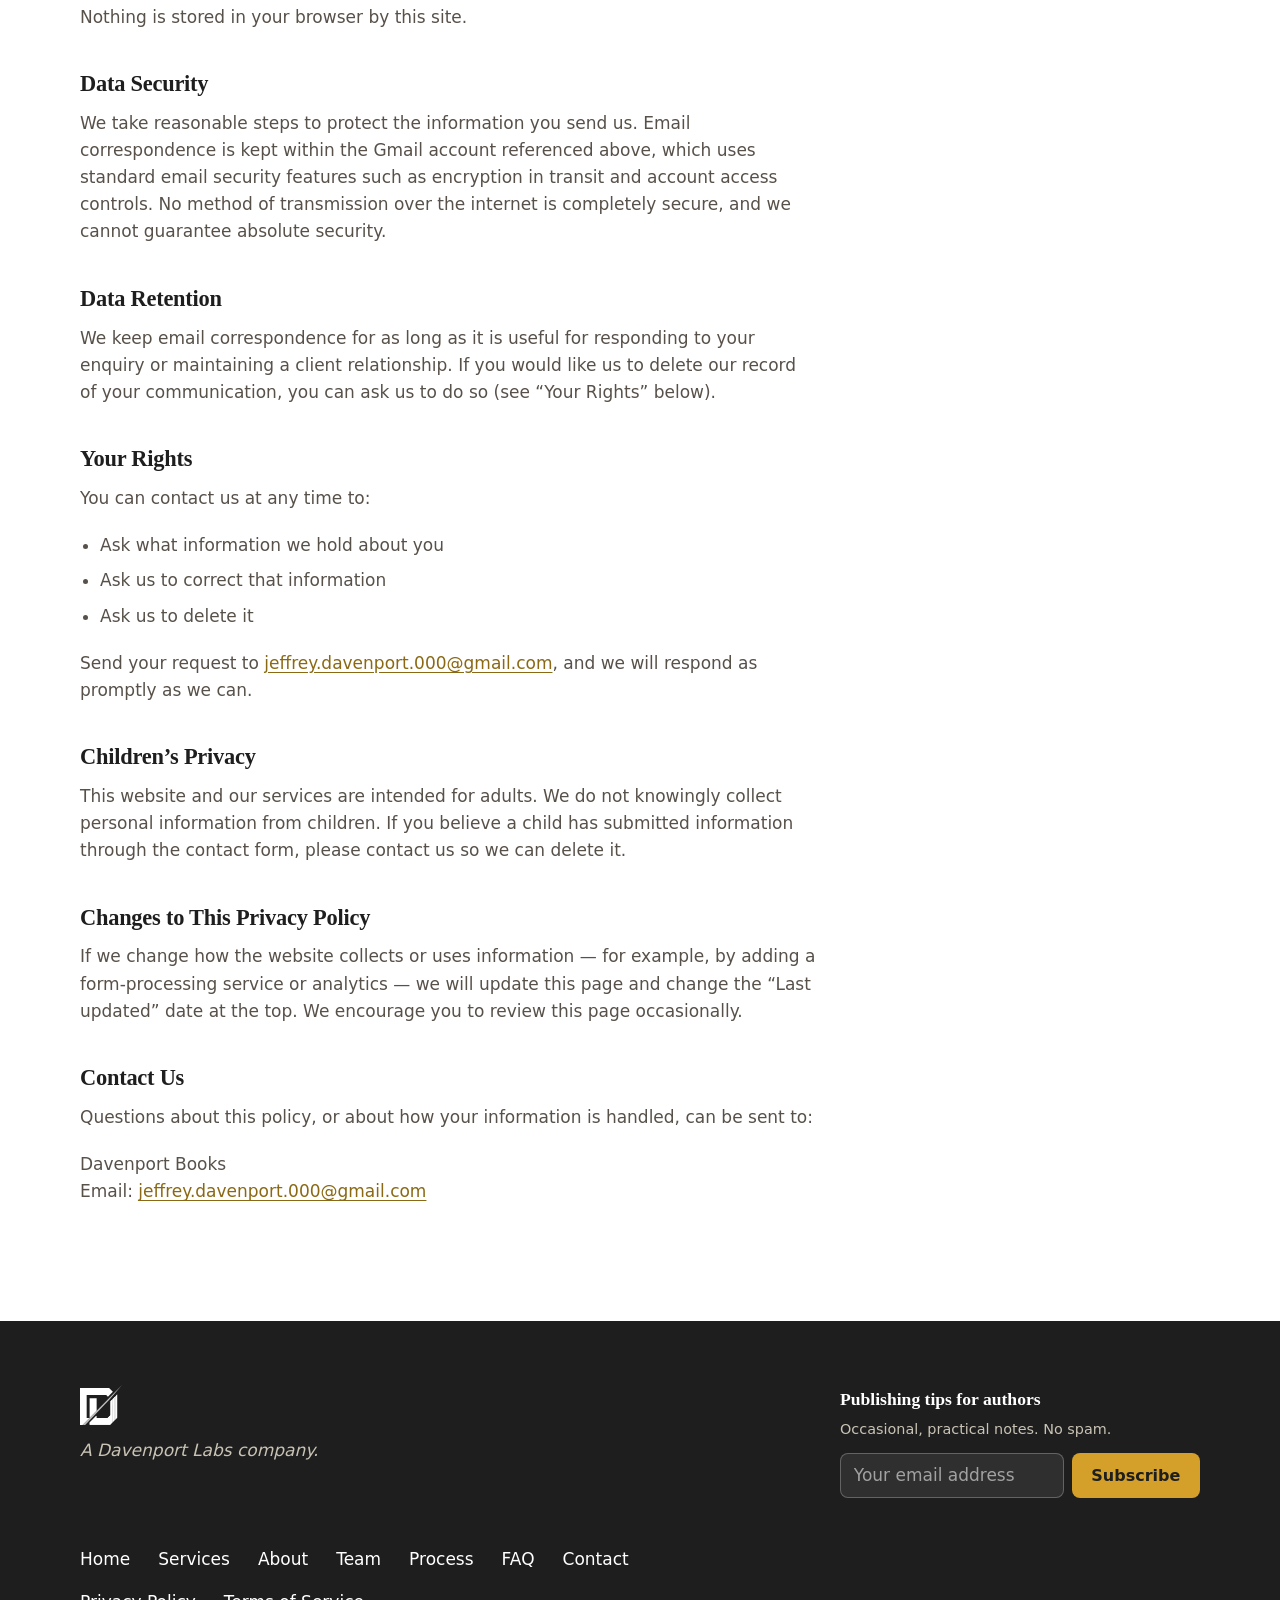
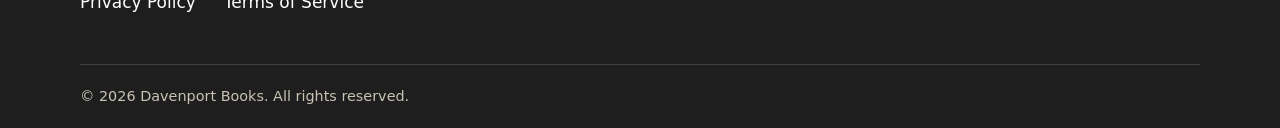
<file: privacy-policy.html>
<!doctype html>
<html lang="en">
    <head>
        <meta charset="UTF-8" />
        <meta name="viewport" content="width=device-width, initial-scale=1" />

        <title>Privacy Policy | Davenport Books</title>
        <meta
            name="description"
            content="How Davenport Books handles information submitted through the contact form on this website."
        />
        <meta name="theme-color" content="#1e1e1e" />

        <meta property="og:type" content="website" />
        <meta property="og:site_name" content="Davenport Books" />
        <meta property="og:title" content="Privacy Policy | Davenport Books" />
        <meta
            property="og:description"
            content="How Davenport Books handles information submitted through the contact form."
        />

        <link rel="icon" href="assets/icons/favicon.svg" type="image/svg+xml" />

        <script>
            document.documentElement.classList.add("js");
        </script>

        <link rel="stylesheet" href="css/style.css" />
    </head>

    <body>
        <a class="skip-link" href="#main">Skip to main content</a>

        <!-- =====================================================================
       HEADER
       Section links point back to the homepage using index.html#...
       ===================================================================== -->
        <header class="site-header" id="top">
            <div class="container header-inner">
                <a
                    class="brand"
                    href="index.html"
                    aria-label="Davenport Books, back to homepage"
                >
                    <img
                        src="assets/images/Davenport_Books_Banner.svg"
                        alt="Davenport Books"
                        class="brand-logo"
                    />
                </a>

                <button
                    class="nav-toggle"
                    type="button"
                    aria-expanded="false"
                    aria-controls="site-nav"
                    aria-label="Open menu"
                >
                    <span class="nav-toggle-bar"></span>
                    <span class="nav-toggle-bar"></span>
                    <span class="nav-toggle-bar"></span>
                </button>

                <nav class="site-nav" id="site-nav" aria-label="Main">
                    <ul class="nav-list">
                        <li><a href="index.html#home">Home</a></li>
                        <li><a href="index.html#services">Services</a></li>
                        <li><a href="index.html#about">About</a></li>
                        <li><a href="index.html#team">Team</a></li>
                        <li><a href="index.html#process">Process</a></li>
                        <li><a href="index.html#faq">FAQ</a></li>
                        <li><a href="index.html#contact">Contact</a></li>
                    </ul>
                    <a class="btn btn-primary nav-cta" href="index.html#contact"
                        >Work With Us</a
                    >
                </nav>
            </div>
        </header>

        <main id="main">
            <section class="section section--white">
                <div class="container">
                    <div class="prose">
                        <h1>Privacy Policy</h1>
                        <p class="meta">Last updated: September 24, 2026</p>

                        <p>
                            Davenport Books is a publishing and book-marketing
                            service operated as a division of Davenport Labs.
                            This page explains what information this website
                            collects, how it is used, and the choices you have.
                            It applies only to this website and not to any
                            external platforms you may reach through links on
                            this site.
                        </p>

                        <h2>Information We Collect</h2>
                        <p>
                            The only place this website collects personal
                            information is the contact form in the &ldquo;Work
                            With Us&rdquo; section. When you submit that form,
                            we receive:
                        </p>
                        <ul>
                            <li>Your name</li>
                            <li>Your email address</li>
                            <li>The service or services you selected</li>
                            <li>The content of the message you wrote</li>
                        </ul>
                        <p>
                            We do not collect any other information about you,
                            and this website does not use cookies, analytics, or
                            tracking tools of any kind.
                        </p>

                        <h2>How We Use Your Information</h2>
                        <p>We use the information you submit only to:</p>
                        <ul>
                            <li>Respond to your enquiry</li>
                            <li>Discuss the services you are interested in</li>
                            <li>
                                Correspond with you about a potential or ongoing
                                project
                            </li>
                            <li>Keep a record of our communication with you</li>
                        </ul>
                        <p>
                            We do not sell, rent, or share your information with
                            third parties for marketing purposes.
                        </p>

                        <h2>How Your Information Is Transmitted</h2>
                        <p>
                            This website does not store form submissions on its
                            own server &mdash; there is no database or backend.
                            When you press &ldquo;Send message&rdquo;, the form
                            opens your own email application with your details
                            already filled in, and the message is sent from your
                            email account to
                            <a href="mailto:jeffrey.davenport.000@gmail.com"
                                >jeffrey.davenport.000@gmail.com</a
                            >.
                        </p>

                        <h2>Third-Party Services</h2>
                        <p>
                            The only third-party service involved in handling
                            your information is Google (Gmail), which provides
                            the email inbox that receives your message.
                            Google&rsquo;s own privacy policy applies to how
                            they handle email data. We do not use any other
                            third-party services for this website &mdash; no
                            form processors, no analytics platforms, no
                            advertising networks, and no payment processors.
                        </p>

                        <h2>Cookies and Analytics</h2>
                        <p>
                            This website does not use cookies, and it does not
                            use any analytics or tracking tools. Nothing is
                            stored in your browser by this site.
                        </p>

                        <h2>Data Security</h2>
                        <p>
                            We take reasonable steps to protect the information
                            you send us. Email correspondence is kept within the
                            Gmail account referenced above, which uses standard
                            email security features such as encryption in
                            transit and account access controls. No method of
                            transmission over the internet is completely secure,
                            and we cannot guarantee absolute security.
                        </p>

                        <h2>Data Retention</h2>
                        <p>
                            We keep email correspondence for as long as it is
                            useful for responding to your enquiry or maintaining
                            a client relationship. If you would like us to
                            delete our record of your communication, you can ask
                            us to do so (see &ldquo;Your Rights&rdquo; below).
                        </p>

                        <h2>Your Rights</h2>
                        <p>You can contact us at any time to:</p>
                        <ul>
                            <li>Ask what information we hold about you</li>
                            <li>Ask us to correct that information</li>
                            <li>Ask us to delete it</li>
                        </ul>
                        <p>
                            Send your request to
                            <a href="mailto:jeffrey.davenport.000@gmail.com"
                                >jeffrey.davenport.000@gmail.com</a
                            >, and we will respond as promptly as we can.
                        </p>

                        <h2>Children&rsquo;s Privacy</h2>
                        <p>
                            This website and our services are intended for
                            adults. We do not knowingly collect personal
                            information from children. If you believe a child
                            has submitted information through the contact form,
                            please contact us so we can delete it.
                        </p>

                        <h2>Changes to This Privacy Policy</h2>
                        <p>
                            If we change how the website collects or uses
                            information &mdash; for example, by adding a
                            form-processing service or analytics &mdash; we will
                            update this page and change the &ldquo;Last
                            updated&rdquo; date at the top. We encourage you to
                            review this page occasionally.
                        </p>

                        <h2>Contact Us</h2>
                        <p>
                            Questions about this policy, or about how your
                            information is handled, can be sent to:
                        </p>
                        <p>
                            Davenport Books<br />
                            Email:
                            <a href="mailto:jeffrey.davenport.000@gmail.com"
                                >jeffrey.davenport.000@gmail.com</a
                            >
                        </p>
                    </div>
                </div>
            </section>
        </main>

        <!-- =====================================================================
       FOOTER
       Same as the homepage, plus the Privacy Policy link.
       ===================================================================== -->
        <footer class="site-footer">
            <div class="container footer-inner">
                <div class="footer-brand">
                    <img
                        src="assets/logos/davenport-books-logo.svg"
                        alt="Davenport Books"
                        class="footer-logo"
                    />
                    <p class="footer-tagline">
                        <em>A Davenport Labs company.</em>
                    </p>
                </div>

                <!-- =====================================================================
     NEWSLETTER SIGNUP
     Form behavior is controlled by NEWSLETTER_CONFIG at the top of
     js/script.js — same pattern as the contact form.
     ===================================================================== -->
                <div class="footer-newsletter">
                    <p class="footer-newsletter-title">
                        Publishing tips for authors
                    </p>
                    <p class="footer-newsletter-text">
                        Occasional, practical notes. No spam.
                    </p>
                    <form
                        class="newsletter-form"
                        id="newsletter-form"
                        action="#"
                        method="post"
                        novalidate
                    >
                        <div class="hp-field" aria-hidden="true">
                            <label for="nl-website">Website</label>
                            <input
                                type="text"
                                id="nl-website"
                                name="website"
                                tabindex="-1"
                                autocomplete="off"
                            />
                        </div>

                        <input
                            type="email"
                            id="nl-email"
                            name="email"
                            placeholder="Your email address"
                            aria-label="Email address"
                            autocomplete="email"
                            required
                        />
                        <button type="submit" class="btn btn-primary">
                            Subscribe
                        </button>
                    </form>
                    <p
                        class="form-status"
                        id="newsletter-status"
                        role="status"
                        aria-live="polite"
                    ></p>
                </div>

                <nav class="footer-nav" aria-label="Footer">
                    <ul>
                        <li><a href="index.html#home">Home</a></li>
                        <li><a href="index.html#services">Services</a></li>
                        <li><a href="index.html#about">About</a></li>
                        <li><a href="index.html#team">Team</a></li>
                        <li><a href="index.html#process">Process</a></li>
                        <li><a href="index.html#faq">FAQ</a></li>
                        <li><a href="index.html#contact">Contact</a></li>
                    </ul>
                    <ul>
                        <li>
                            <a href="privacy-policy.html">Privacy Policy</a>
                        </li>
                        <li><a href="terms.html">Terms of Service</a></li>
                    </ul>
                </nav>
            </div>

            <div class="container footer-legal">
                <p>
                    &copy; <span id="year">2026</span> Davenport Books. All
                    rights reserved.
                </p>
            </div>
        </footer>

        <script src="js/script.js"></script>
    </body>
</html>
</file>
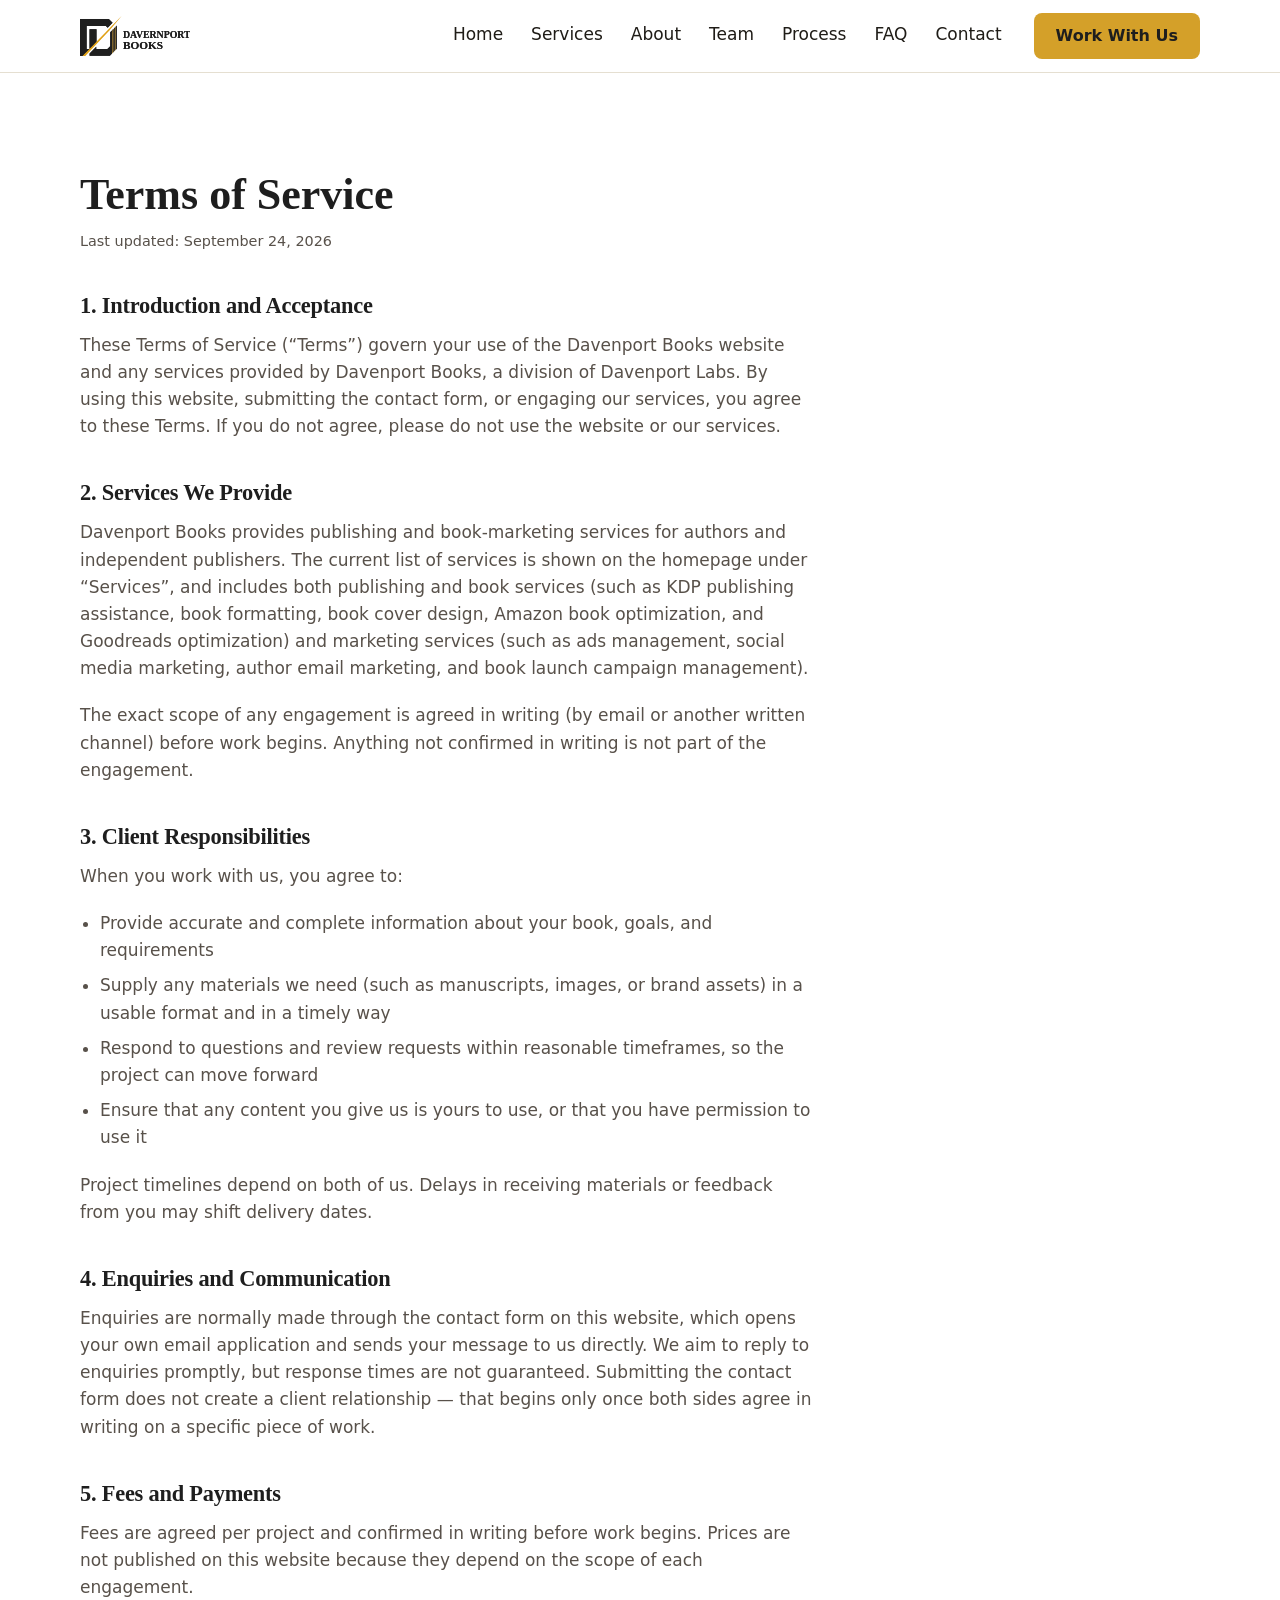
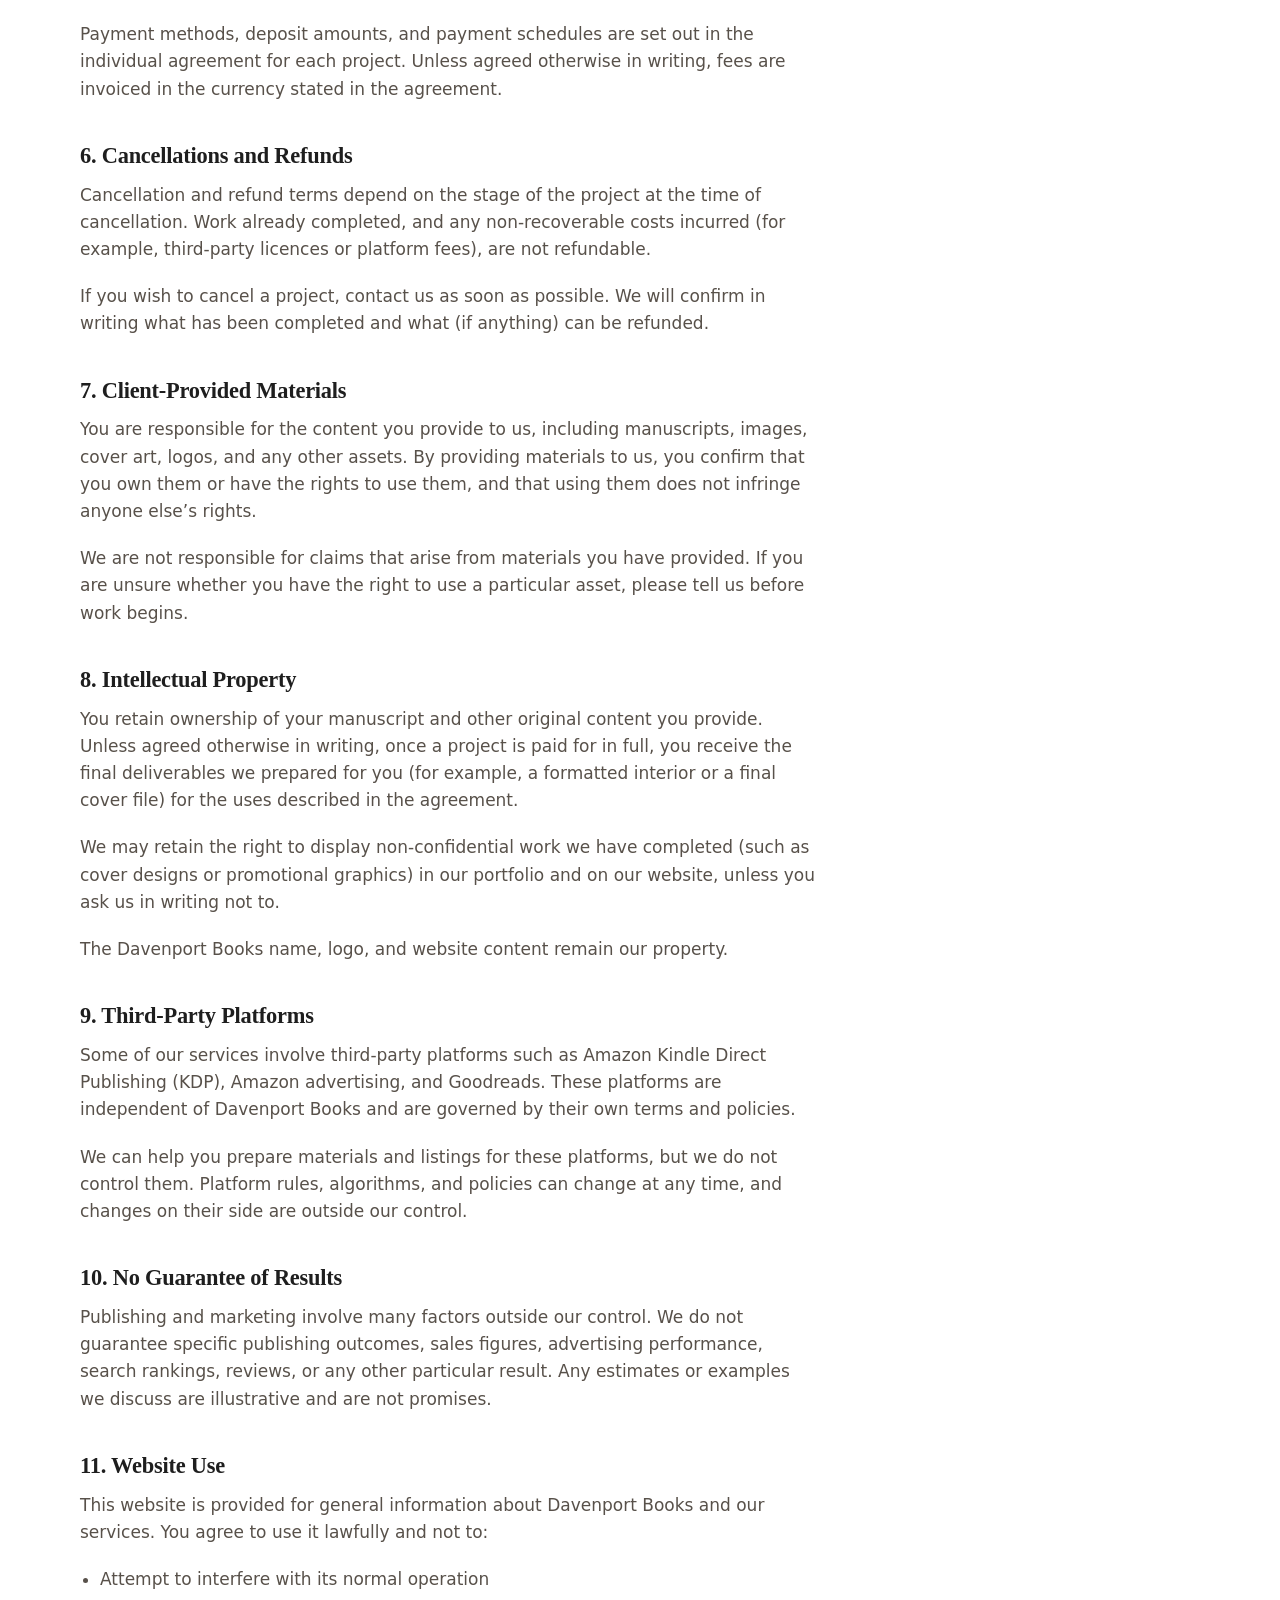
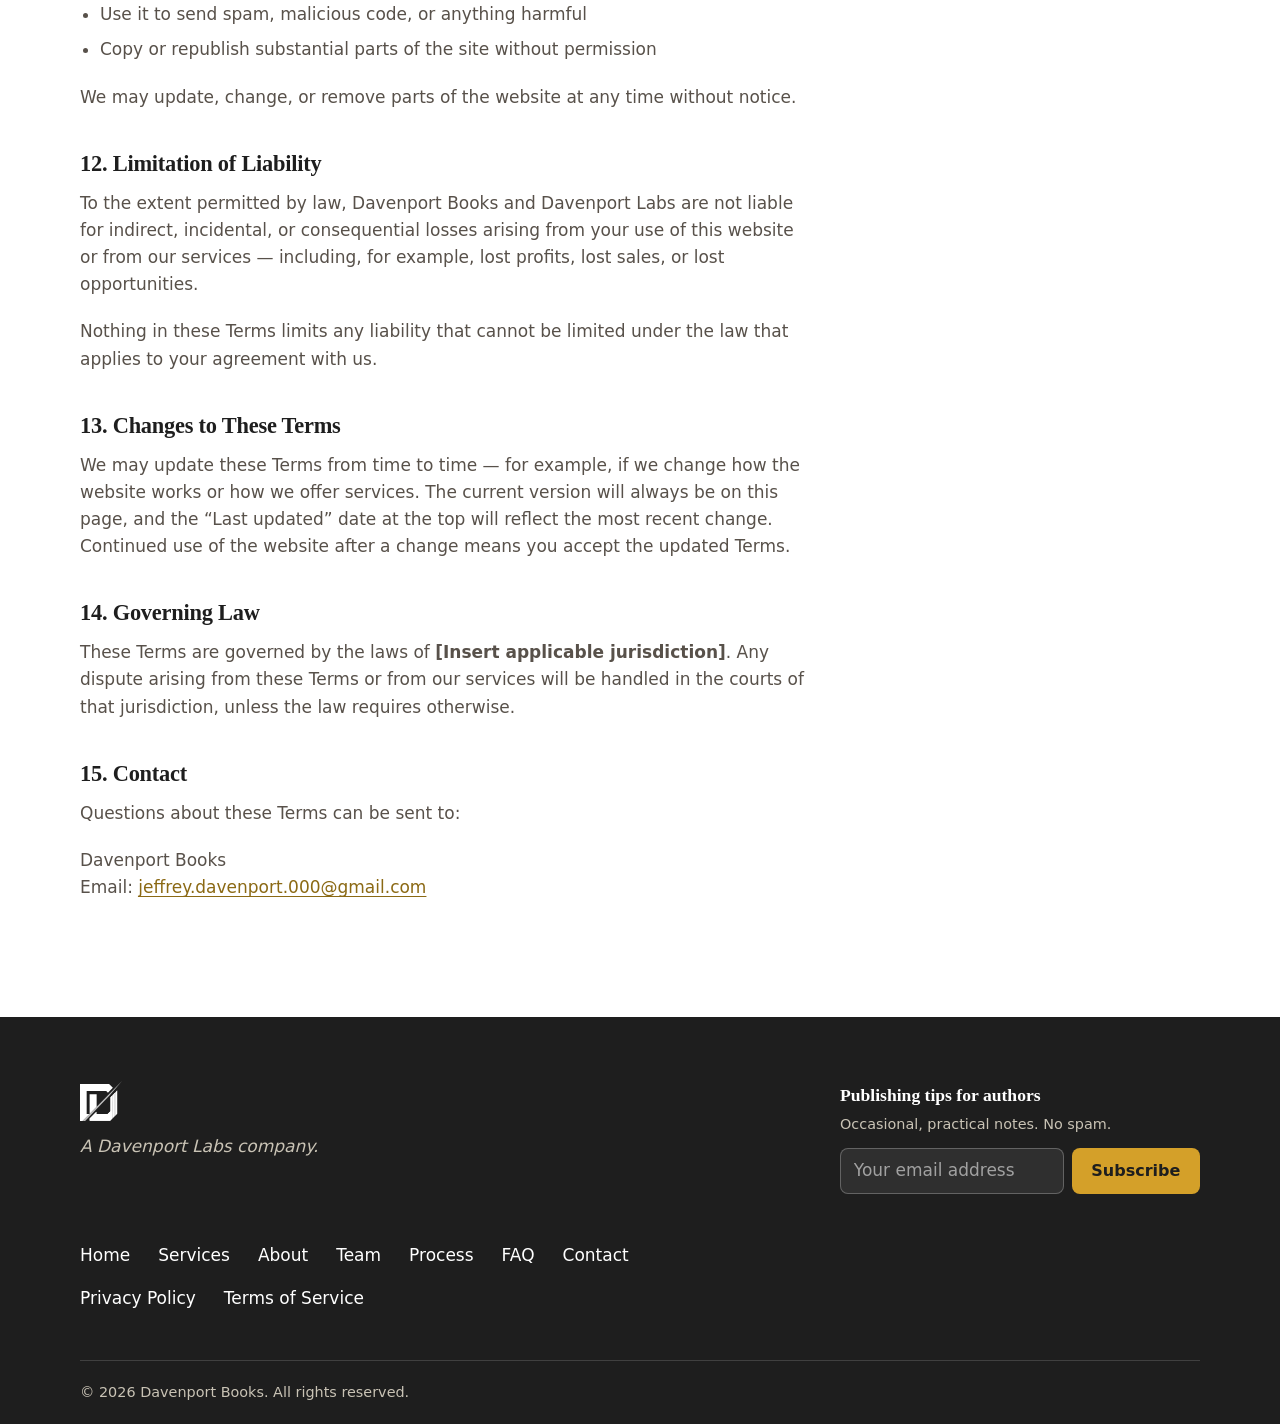
<file: terms.html>
<!doctype html>
<html lang="en">
    <head>
        <meta charset="UTF-8" />
        <meta name="viewport" content="width=device-width, initial-scale=1" />

        <title>Terms of Service | Davenport Books</title>
        <meta
            name="description"
            content="The terms that apply to enquiries, services, and use of the Davenport Books website."
        />
        <meta name="theme-color" content="#1e1e1e" />

        <meta property="og:type" content="website" />
        <meta property="og:site_name" content="Davenport Books" />
        <meta
            property="og:title"
            content="Terms of Service | Davenport Books"
        />
        <meta
            property="og:description"
            content="The terms that apply to enquiries, services, and use of the Davenport Books website."
        />

        <link rel="icon" href="assets/icons/favicon.svg" type="image/svg+xml" />

        <script>
            document.documentElement.classList.add("js");
        </script>

        <link rel="stylesheet" href="css/style.css" />
    </head>

    <body>
        <a class="skip-link" href="#main">Skip to main content</a>

        <!-- =====================================================================
       HEADER
       Section links point back to the homepage using index.html#...
       ===================================================================== -->
        <header class="site-header" id="top">
            <div class="container header-inner">
                <a
                    class="brand"
                    href="index.html"
                    aria-label="Davenport Books, back to homepage"
                >
                    <img
                        src="assets/images/Davenport_Books_Banner.svg"
                        alt="Davenport Books"
                        class="brand-logo"
                    />
                </a>

                <button
                    class="nav-toggle"
                    type="button"
                    aria-expanded="false"
                    aria-controls="site-nav"
                    aria-label="Open menu"
                >
                    <span class="nav-toggle-bar"></span>
                    <span class="nav-toggle-bar"></span>
                    <span class="nav-toggle-bar"></span>
                </button>

                <nav class="site-nav" id="site-nav" aria-label="Main">
                    <ul class="nav-list">
                        <li><a href="index.html#home">Home</a></li>
                        <li><a href="index.html#services">Services</a></li>
                        <li><a href="index.html#about">About</a></li>
                        <li><a href="index.html#team">Team</a></li>
                        <li><a href="index.html#process">Process</a></li>
                        <li><a href="index.html#faq">FAQ</a></li>
                        <li><a href="index.html#contact">Contact</a></li>
                    </ul>
                    <a class="btn btn-primary nav-cta" href="index.html#contact"
                        >Work With Us</a
                    >
                </nav>
            </div>
        </header>

        <main id="main">
            <section class="section section--white">
                <div class="container">
                    <div class="prose">
                        <h1>Terms of Service</h1>
                        <p class="meta">Last updated: September 24, 2026</p>

                        <h2>1. Introduction and Acceptance</h2>
                        <p>
                            These Terms of Service (&ldquo;Terms&rdquo;) govern
                            your use of the Davenport Books website and any
                            services provided by Davenport Books, a division of
                            Davenport Labs. By using this website, submitting
                            the contact form, or engaging our services, you
                            agree to these Terms. If you do not agree, please do
                            not use the website or our services.
                        </p>

                        <h2>2. Services We Provide</h2>
                        <p>
                            Davenport Books provides publishing and
                            book-marketing services for authors and independent
                            publishers. The current list of services is shown on
                            the homepage under &ldquo;Services&rdquo;, and
                            includes both publishing and book services (such as
                            KDP publishing assistance, book formatting, book
                            cover design, Amazon book optimization, and
                            Goodreads optimization) and marketing services (such
                            as ads management, social media marketing, author
                            email marketing, and book launch campaign
                            management).
                        </p>
                        <p>
                            The exact scope of any engagement is agreed in
                            writing (by email or another written channel) before
                            work begins. Anything not confirmed in writing is
                            not part of the engagement.
                        </p>

                        <h2>3. Client Responsibilities</h2>
                        <p>When you work with us, you agree to:</p>
                        <ul>
                            <li>
                                Provide accurate and complete information about
                                your book, goals, and requirements
                            </li>
                            <li>
                                Supply any materials we need (such as
                                manuscripts, images, or brand assets) in a
                                usable format and in a timely way
                            </li>
                            <li>
                                Respond to questions and review requests within
                                reasonable timeframes, so the project can move
                                forward
                            </li>
                            <li>
                                Ensure that any content you give us is yours to
                                use, or that you have permission to use it
                            </li>
                        </ul>
                        <p>
                            Project timelines depend on both of us. Delays in
                            receiving materials or feedback from you may shift
                            delivery dates.
                        </p>

                        <h2>4. Enquiries and Communication</h2>
                        <p>
                            Enquiries are normally made through the contact form
                            on this website, which opens your own email
                            application and sends your message to us directly.
                            We aim to reply to enquiries promptly, but response
                            times are not guaranteed. Submitting the contact
                            form does not create a client relationship &mdash;
                            that begins only once both sides agree in writing on
                            a specific piece of work.
                        </p>

                        <h2>5. Fees and Payments</h2>
                        <p>
                            Fees are agreed per project and confirmed in writing
                            before work begins. Prices are not published on this
                            website because they depend on the scope of each
                            engagement.
                        </p>
                        <p>
                            Payment methods, deposit amounts, and payment
                            schedules are set out in the individual agreement
                            for each project. Unless agreed otherwise in
                            writing, fees are invoiced in the currency stated in
                            the agreement.
                        </p>

                        <h2>6. Cancellations and Refunds</h2>
                        <p>
                            Cancellation and refund terms depend on the stage of
                            the project at the time of cancellation. Work
                            already completed, and any non-recoverable costs
                            incurred (for example, third-party licences or
                            platform fees), are not refundable.
                        </p>
                        <p>
                            If you wish to cancel a project, contact us as soon
                            as possible. We will confirm in writing what has
                            been completed and what (if anything) can be
                            refunded.
                        </p>

                        <h2>7. Client-Provided Materials</h2>
                        <p>
                            You are responsible for the content you provide to
                            us, including manuscripts, images, cover art, logos,
                            and any other assets. By providing materials to us,
                            you confirm that you own them or have the rights to
                            use them, and that using them does not infringe
                            anyone else&rsquo;s rights.
                        </p>
                        <p>
                            We are not responsible for claims that arise from
                            materials you have provided. If you are unsure
                            whether you have the right to use a particular
                            asset, please tell us before work begins.
                        </p>

                        <h2>8. Intellectual Property</h2>
                        <p>
                            You retain ownership of your manuscript and other
                            original content you provide. Unless agreed
                            otherwise in writing, once a project is paid for in
                            full, you receive the final deliverables we prepared
                            for you (for example, a formatted interior or a
                            final cover file) for the uses described in the
                            agreement.
                        </p>
                        <p>
                            We may retain the right to display non-confidential
                            work we have completed (such as cover designs or
                            promotional graphics) in our portfolio and on our
                            website, unless you ask us in writing not to.
                        </p>
                        <p>
                            The Davenport Books name, logo, and website content
                            remain our property.
                        </p>

                        <h2>9. Third-Party Platforms</h2>
                        <p>
                            Some of our services involve third-party platforms
                            such as Amazon Kindle Direct Publishing (KDP),
                            Amazon advertising, and Goodreads. These platforms
                            are independent of Davenport Books and are governed
                            by their own terms and policies.
                        </p>
                        <p>
                            We can help you prepare materials and listings for
                            these platforms, but we do not control them.
                            Platform rules, algorithms, and policies can change
                            at any time, and changes on their side are outside
                            our control.
                        </p>

                        <h2>10. No Guarantee of Results</h2>
                        <p>
                            Publishing and marketing involve many factors
                            outside our control. We do not guarantee specific
                            publishing outcomes, sales figures, advertising
                            performance, search rankings, reviews, or any other
                            particular result. Any estimates or examples we
                            discuss are illustrative and are not promises.
                        </p>

                        <h2>11. Website Use</h2>
                        <p>
                            This website is provided for general information
                            about Davenport Books and our services. You agree to
                            use it lawfully and not to:
                        </p>
                        <ul>
                            <li>
                                Attempt to interfere with its normal operation
                            </li>
                            <li>
                                Use it to send spam, malicious code, or anything
                                harmful
                            </li>
                            <li>
                                Copy or republish substantial parts of the site
                                without permission
                            </li>
                        </ul>
                        <p>
                            We may update, change, or remove parts of the
                            website at any time without notice.
                        </p>

                        <h2>12. Limitation of Liability</h2>
                        <p>
                            To the extent permitted by law, Davenport Books and
                            Davenport Labs are not liable for indirect,
                            incidental, or consequential losses arising from
                            your use of this website or from our services
                            &mdash; including, for example, lost profits, lost
                            sales, or lost opportunities.
                        </p>
                        <p>
                            Nothing in these Terms limits any liability that
                            cannot be limited under the law that applies to your
                            agreement with us.
                        </p>

                        <h2>13. Changes to These Terms</h2>
                        <p>
                            We may update these Terms from time to time &mdash;
                            for example, if we change how the website works or
                            how we offer services. The current version will
                            always be on this page, and the &ldquo;Last
                            updated&rdquo; date at the top will reflect the most
                            recent change. Continued use of the website after a
                            change means you accept the updated Terms.
                        </p>

                        <h2>14. Governing Law</h2>
                        <p>
                            These Terms are governed by the laws of
                            <strong>[Insert applicable jurisdiction]</strong>.
                            Any dispute arising from these Terms or from our
                            services will be handled in the courts of that
                            jurisdiction, unless the law requires otherwise.
                        </p>

                        <h2>15. Contact</h2>
                        <p>Questions about these Terms can be sent to:</p>
                        <p>
                            Davenport Books<br />
                            Email:
                            <a href="mailto:jeffrey.davenport.000@gmail.com"
                                >jeffrey.davenport.000@gmail.com</a
                            >
                        </p>
                    </div>
                </div>
            </section>
        </main>

        <!-- =====================================================================
       FOOTER
       Same as the homepage, plus Privacy Policy and Terms of Service.
       ===================================================================== -->
        <footer class="site-footer">
            <div class="container footer-inner">
                <div class="footer-brand">
                    <img
                        src="assets/logos/davenport-books-logo.svg"
                        alt="Davenport Books"
                        class="footer-logo"
                    />
                    <p class="footer-tagline">
                        <em>A Davenport Labs company.</em>
                    </p>
                </div>

                <!-- =====================================================================
     NEWSLETTER SIGNUP
     Form behavior is controlled by NEWSLETTER_CONFIG at the top of
     js/script.js — same pattern as the contact form.
     ===================================================================== -->
                <div class="footer-newsletter">
                    <p class="footer-newsletter-title">
                        Publishing tips for authors
                    </p>
                    <p class="footer-newsletter-text">
                        Occasional, practical notes. No spam.
                    </p>
                    <form
                        class="newsletter-form"
                        id="newsletter-form"
                        action="#"
                        method="post"
                        novalidate
                    >
                        <div class="hp-field" aria-hidden="true">
                            <label for="nl-website">Website</label>
                            <input
                                type="text"
                                id="nl-website"
                                name="website"
                                tabindex="-1"
                                autocomplete="off"
                            />
                        </div>

                        <input
                            type="email"
                            id="nl-email"
                            name="email"
                            placeholder="Your email address"
                            aria-label="Email address"
                            autocomplete="email"
                            required
                        />
                        <button type="submit" class="btn btn-primary">
                            Subscribe
                        </button>
                    </form>
                    <p
                        class="form-status"
                        id="newsletter-status"
                        role="status"
                        aria-live="polite"
                    ></p>
                </div>

                <nav class="footer-nav" aria-label="Footer">
                    <ul>
                        <li><a href="index.html#home">Home</a></li>
                        <li><a href="index.html#services">Services</a></li>
                        <li><a href="index.html#about">About</a></li>
                        <li><a href="index.html#team">Team</a></li>
                        <li><a href="index.html#process">Process</a></li>
                        <li><a href="index.html#faq">FAQ</a></li>
                        <li><a href="index.html#contact">Contact</a></li>
                    </ul>
                    <ul>
                        <li>
                            <a href="privacy-policy.html">Privacy Policy</a>
                        </li>
                        <li><a href="terms.html">Terms of Service</a></li>
                    </ul>
                </nav>
            </div>

            <div class="container footer-legal">
                <p>
                    &copy; <span id="year">2026</span> Davenport Books. All
                    rights reserved.
                </p>
            </div>
        </footer>

        <script src="js/script.js"></script>
    </body>
</html>
</file>
<file: css/style.css>
/* ==========================================================================
   DAVENPORT BOOKS — style.css

   HOW THIS FILE IS ORGANIZED
   1.  Design tokens (colors, fonts, spacing)  <-- CHANGE YOUR BRAND HERE
   2.  Base / reset
   3.  Layout helpers (container, sections, buttons, badges)
   4.  Header + navigation
   5.  Hero
   6.  Services
   7.  Why Davenport Books
   8.  Process
   9.  About
   9b. Team
   10. Work (portfolio)
   11. Testimonials
   12. FAQ
   13. Contact
   13b. Multi-select (custom dropdown)
   14. Footer
   15. Scroll reveal + motion preferences
   ========================================================================== */


/* ==========================================================================
   1. DESIGN TOKENS
   Change these values to restyle the whole site in one go.
   ========================================================================== */
:root {
  /* ----- Brand colors (from the official Davenport Books logo) ----- */
  --color-primary:        #8b6914;  /* Davenport gold, darkened so links read on white */
  --color-primary-dark:   #6b500f;  /* deeper gold — link hover */
  --color-secondary:      #1e1e1e;  /* Davenport charcoal: headings, dark sections, footer */
  --color-accent:         #d4a029;  /* bright logo gold: badges, step numbers, buttons */

  /* ----- Text + backgrounds (warmed to sit with the brand) ----- */
  --color-text:           #1f1c17;  /* warm near-black */
  --color-text-muted:     #58514a;  /* warm gray */
  --color-bg:             #faf8f3;  /* warm off-white */
  --color-surface:        #ffffff;  /* cards + white sections */
  --color-tint:           #f7efd9;  /* soft warm cream */
  --color-border:         #e5dfd1;  /* warm light gray */
  --color-on-dark:        #ffffff;  /* text on charcoal */
  --color-on-dark-muted:  #c9c3b5;  /* secondary text on charcoal */

  /* ----- Fonts -----
     These are "system font stacks": fonts already installed on the visitor's
     device. No downloads, so the site loads fast and works offline.
     To use a Google Font later, see README.md ("Change the fonts"). */
  --font-heading: "Iowan Old Style", "Palatino Linotype", Palatino, "Book Antiqua", Georgia, serif;
  --font-body:    system-ui, -apple-system, "Segoe UI", Roboto, "Helvetica Neue", Arial, sans-serif;

  /* ----- Type scale (fluid: grows a little on wider screens) ----- */
  --text-sm:   0.9rem;
  --text-base: 1.0625rem;
  --text-lg:   clamp(1.1rem, 1.05rem + 0.3vw, 1.3rem);
  --text-h3:   clamp(1.2rem, 1.1rem + 0.4vw, 1.4rem);
  --text-h2:   clamp(1.85rem, 1.4rem + 2vw, 2.75rem);
  --text-h1:   clamp(2.5rem, 1.6rem + 4.2vw, 4.25rem);

  /* ----- Spacing scale ----- */
  --space-1: 0.25rem;
  --space-2: 0.5rem;
  --space-3: 0.75rem;
  --space-4: 1.25rem;
  --space-5: 1.75rem;
  --space-6: 2.5rem;
  --space-7: 4rem;
  --space-8: 6rem;

  /* ----- Shape ----- */
  --radius-sm: 8px;
  --radius-md: 14px;
  --radius-lg: 22px;

  /* ----- Layout ----- */
  --container-width: 1120px;
  --gutter: 1.25rem;
  --header-height: 72px;
}


/* ==========================================================================
   2. BASE / RESET
   ========================================================================== */
*,
*::before,
*::after {
  box-sizing: border-box;
}

html {
  scroll-behavior: smooth;
  scroll-padding-top: var(--header-height);
  -webkit-text-size-adjust: 100%;
}

body {
  margin: 0;
  font-family: var(--font-body);
  font-size: var(--text-base);
  line-height: 1.6;
  color: var(--color-text);
  background: var(--color-bg);
}

img,
svg {
  display: block;
  max-width: 100%;
}

h1, h2, h3, h4 {
  margin: 0;
  font-family: var(--font-heading);
  color: var(--color-secondary);
  line-height: 1.2;
}

h2 { font-size: var(--text-h2); letter-spacing: -0.01em; }
h3 { font-size: var(--text-h3); }

p  { margin: 0 0 var(--space-4); }
ul, ol { margin: 0; padding: 0; }

a {
  color: var(--color-primary);
  text-underline-offset: 3px;
}
a:hover { color: var(--color-primary-dark); }

/* Branded text selection — matches the logo's gold stripe */
::selection {
  background: var(--color-accent);
  color: var(--color-secondary);
}

:focus-visible {
  outline: 3px solid var(--color-primary);
  outline-offset: 3px;
}

.skip-link {
  position: absolute;
  left: var(--space-3);
  top: -4rem;
  z-index: 200;
  padding: var(--space-3) var(--space-4);
  background: var(--color-secondary);
  color: var(--color-on-dark);
  border-radius: var(--radius-sm);
}
.skip-link:focus { top: var(--space-3); }


/* ==========================================================================
   3. LAYOUT HELPERS
   ========================================================================== */
.container {
  width: min(100% - (var(--gutter) * 2), var(--container-width));
  margin-inline: auto;
}

.section {
  padding-block: clamp(3.5rem, 8vw, var(--space-8));
}
.section--white { background: var(--color-surface); }
.section--tint  { background: var(--color-tint); }
.section--dark  {
  background: var(--color-secondary);
  color: var(--color-on-dark);
}
.section--dark h2,
.section--dark h3 { color: var(--color-on-dark); }
.section--dark :focus-visible { outline-color: var(--color-accent); }

.section-head {
  max-width: 40rem;
  margin-bottom: var(--space-6);
}
.section-head p {
  margin: var(--space-3) 0 0;
  font-size: var(--text-lg);
  color: var(--color-text-muted);
}
.section--dark .section-head p { color: var(--color-on-dark-muted); }

/* ----- Buttons ----- */
.btn {
  display: inline-flex;
  align-items: center;
  justify-content: center;
  min-height: 48px;
  padding: 0.7rem 1.5rem;
  border: 2px solid transparent;
  border-radius: var(--radius-sm);
  font-family: var(--font-body);
  font-size: 1rem;
  font-weight: 600;
  line-height: 1.2;
  text-align: center;
  text-decoration: none;
  cursor: pointer;
  transition: background-color 0.2s ease, color 0.2s ease,
              border-color 0.2s ease, transform 0.15s ease;
}
.btn:active { transform: translateY(1px); }

/* A focused button gets a charcoal ring so it stays visible against
   the gold button fill (the default dark-gold ring would blend in). */
.btn:focus-visible {
  outline-color: var(--color-secondary);
  outline-offset: 2px;
}
.section--dark .btn:focus-visible,
.site-footer .btn:focus-visible {
  outline-color: var(--color-accent);
}

/* Primary: bright logo gold with dark charcoal text so contrast stays strong */
.btn-primary {
  background: var(--color-accent);
  color: var(--color-secondary);
}
/* Hover / press: CTAs darken to brand charcoal with white text.
   Charcoal reads as black but stays on-brand with the logo. */
.btn-primary:hover,
.btn-primary:active,
.btn-secondary:hover,
.btn-secondary:active {
  background: var(--color-secondary);
  color: var(--color-on-dark);
  border-color: var(--color-secondary);
}

/* Secondary: gold outline that fills on hover */
.btn-secondary {
  background: transparent;
  color: var(--color-primary);
  border-color: var(--color-primary);
}

/* ----- "Placeholder" badge ----- */
.badge {
  display: inline-block;
  padding: 0.15rem 0.6rem;
  background: var(--color-accent);
  color: var(--color-secondary);
  border-radius: 999px;
  font-family: var(--font-body);
  font-size: 0.8rem;
  font-weight: 700;
  line-height: 1.5;
}

/* Yellow-tinted notice box */
.notice {
  padding: var(--space-3) var(--space-4);
  background: #fdf2d6;
  border-left: 4px solid var(--color-accent);
  border-radius: var(--radius-sm);
  font-size: var(--text-base);
  color: var(--color-text);
}
.section-head .notice {
  font-size: var(--text-base);
  color: var(--color-text);
}


/* ==========================================================================
   4. HEADER + NAVIGATION
   ========================================================================== */
.site-header {
  position: sticky;
  top: 0;
  z-index: 100;
  background: var(--color-surface);
  border-bottom: 1px solid var(--color-border);
}

.header-inner {
  display: flex;
  align-items: center;
  justify-content: space-between;
  gap: var(--space-4);
  min-height: var(--header-height);
}

/* Brand / logo */
.brand {
  display: inline-flex;
  align-items: center;
  gap: var(--space-3);
  color: var(--color-secondary);
  text-decoration: none;
}
.brand:hover { color: var(--color-secondary); }

/* Real logo image (used in the header) — keeps its aspect ratio */
.brand-logo {
  display: block;
  height: 40px;
  width: auto;
}

/* Legacy text-mark rules — kept in case you ever revert to the text version */
.brand-mark {
  display: grid;
  place-items: center;
  width: 40px;
  height: 40px;
  background: var(--color-accent);
  color: var(--color-secondary);
  border-radius: var(--radius-sm);
  font-family: var(--font-heading);
  font-size: 1.05rem;
  font-weight: 700;
  letter-spacing: 0.02em;
}
.brand-name {
  font-family: var(--font-heading);
  font-size: 1.3rem;
  font-weight: 700;
  letter-spacing: -0.01em;
}

/* Desktop navigation */
.site-nav {
  display: flex;
  align-items: center;
  gap: var(--space-5);
}
.nav-list {
  display: flex;
  align-items: center;
  gap: var(--space-4);
  list-style: none;
}
.nav-list a {
  display: inline-block;
  padding: var(--space-2) var(--space-1);
  color: var(--color-text);
  font-weight: 500;
  text-decoration: none;
  border-bottom: 2px solid transparent;
  transition: border-color 0.2s ease, color 0.2s ease;
}
.nav-list a:hover { color: var(--color-primary); }
.nav-list a.is-active {
  color: var(--color-primary);
  border-bottom-color: var(--color-accent);  /* bright logo gold */
}
.nav-cta { min-height: 44px; padding-inline: 1.25rem; }

/* Mobile menu button */
.nav-toggle {
  display: none;
  width: 48px;
  height: 48px;
  padding: 0;
  background: transparent;
  border: 1px solid var(--color-border);
  border-radius: var(--radius-sm);
  cursor: pointer;
  flex-direction: column;
  align-items: center;
  justify-content: center;
  gap: 5px;
}
.nav-toggle-bar {
  display: block;
  width: 22px;
  height: 2px;
  background: var(--color-secondary);
  transition: transform 0.2s ease, opacity 0.2s ease;
}
.nav-toggle[aria-expanded="true"] .nav-toggle-bar:nth-child(1) { transform: translateY(7px) rotate(45deg); }
.nav-toggle[aria-expanded="true"] .nav-toggle-bar:nth-child(2) { opacity: 0; }
.nav-toggle[aria-expanded="true"] .nav-toggle-bar:nth-child(3) { transform: translateY(-7px) rotate(-45deg); }

/* ----- Tablet + mobile navigation (below 900px) ----- */
@media (max-width: 900px) {
  :root { --header-height: 64px; }

  .header-inner { flex-wrap: wrap; }

  html.js .nav-toggle { display: flex; }

  .site-nav {
    flex-basis: 100%;
    flex-direction: column;
    align-items: stretch;
    gap: var(--space-3);
    padding-bottom: var(--space-4);
  }
  html.js .site-nav { display: none; }
  html.js .site-nav.is-open { display: flex; }

  .nav-list {
    flex-direction: column;
    align-items: stretch;
    gap: 0;
  }
  .nav-list a {
    display: block;
    padding: var(--space-3) var(--space-1);
    border-bottom: 1px solid var(--color-border);
  }
  /* On mobile every link has a light divider, so the active state needs
     to be clear via colour + a brighter underline. */
  .nav-list a.is-active {
    color: var(--color-primary);
    border-bottom-color: var(--color-accent);
  }
  .nav-cta { width: 100%; }

  .brand-logo { height: 34px; }
}


/* ==========================================================================
   5. HERO
   ========================================================================== */
.hero {
  padding-block: clamp(3rem, 8vw, 6rem);
  overflow-x: clip;
}

.hero-grid {
  display: grid;
  grid-template-columns: 1.1fr 0.9fr;
  align-items: center;
  gap: clamp(2rem, 6vw, 5rem);
}

.hero-copy h1 {
  font-size: var(--text-h1);
  line-height: 1.08;
  letter-spacing: -0.02em;
  max-width: 12em;
  text-wrap: balance;
}

.hero-lead {
  max-width: 34rem;
  margin: var(--space-5) 0 var(--space-5);
  font-size: var(--text-lg);
  color: var(--color-text-muted);
}

.hero-actions {
  display: flex;
  flex-wrap: wrap;
  gap: var(--space-3);
}

.hero-note {
  margin: var(--space-5) 0 0;
  font-size: var(--text-sm);
  color: var(--color-text-muted);
}

/* ----- Hero artwork placeholder ----- */
.hero-visual {
  position: relative;
  width: 100%;
  max-width: 420px;
  aspect-ratio: 4 / 5;
  margin-inline: auto;
}

.hero-visual::before,
.hero-visual::after {
  content: "";
  position: absolute;
  inset: 0;
  background: var(--color-surface);
  border: 1px solid var(--color-border);
  border-radius: var(--radius-md);
  animation: fan-pages 0.9s cubic-bezier(0.2, 0.7, 0.2, 1) 0.15s both;
}
.hero-visual::before { --page-tilt: -5deg; }
.hero-visual::after  { --page-tilt: 3.5deg; }

@keyframes fan-pages {
  from { transform: rotate(0deg); }
  to   { transform: rotate(var(--page-tilt)); }
}

.hero-visual-frame {
  position: absolute;
  inset: 0;
  z-index: 1;
  display: flex;
  flex-direction: column;
  align-items: center;
  justify-content: center;
  gap: var(--space-3);
  padding: var(--space-6) var(--space-5) var(--space-6) calc(var(--space-5) + 16px);
  text-align: center;
  background:
    linear-gradient(90deg, var(--color-accent) 0 16px, transparent 16px),
    var(--color-tint);
  border: 2px dashed #c4b184;
  border-radius: var(--radius-md);
}
.hero-visual-title {
  margin: 0;
  font-family: var(--font-heading);
  font-size: var(--text-h3);
  font-weight: 700;
  color: var(--color-secondary);
}
.hero-visual-hint {
  margin: 0;
  font-size: var(--text-sm);
  color: var(--color-text-muted);
}

.hero-visual-img {
  position: relative;
  z-index: 1;
  width: 100%;
  height: 100%;
  object-fit: contain;
}

@media (max-width: 900px) {
  .hero-grid { grid-template-columns: 1fr; }
  .hero-copy h1 { max-width: none; }
  .hero-visual { max-width: 340px; }
}


/* ==========================================================================
   6. SERVICES
   ========================================================================== */
.service-group + .service-group {
  margin-top: var(--space-7);
}

.group-title {
  display: flex;
  align-items: center;
  gap: var(--space-4);
  margin-bottom: var(--space-5);
}
.group-title::after {
  content: "";
  flex: 1;
  height: 1px;
  background: var(--color-border);
}

.service-grid {
  display: grid;
  grid-template-columns: repeat(12, 1fr);
  gap: var(--space-4);
}
.service-grid--3 > * { grid-column: span 4; }
.service-grid--4 > * { grid-column: span 3; }

@media (max-width: 1024px) {
  .service-grid > * { grid-column: span 6; }
}
@media (max-width: 640px) {
  .service-grid > * { grid-column: span 12; }
}

.service-card {
  display: flex;
  flex-direction: column;
  align-items: flex-start;
  padding: var(--space-5);
  background: var(--color-surface);
  border: 1px solid var(--color-border);
  border-radius: var(--radius-md);
  transition: border-color 0.2s ease, transform 0.2s ease;
}
.service-card:hover {
  border-color: var(--color-accent);
  transform: translateY(-2px);
}

.service-icon {
  display: grid;
  place-items: center;
  width: 48px;
  height: 48px;
  margin-bottom: var(--space-4);
  background: var(--color-tint);
  color: var(--color-primary);
  border-radius: var(--radius-sm);
}

.service-title {
  font-size: 1.2rem;
  margin-bottom: var(--space-2);
}
.service-text {
  margin-bottom: var(--space-3);
  color: var(--color-text-muted);
}
.service-price {
  margin-bottom: var(--space-3);
  font-size: var(--text-sm);
  font-weight: 600;
  color: var(--color-secondary);
}
.service-link {
  display: inline-flex;
  align-items: center;
  min-height: 44px;
  margin-top: auto;
  font-weight: 600;
}

.service-card--cta {
  justify-content: center;
  background: var(--color-tint);
  border-style: dashed;
  border-color: #c4b184;
}
.service-card--cta .service-text { margin-bottom: var(--space-4); }
.service-card--cta:hover { transform: none; }


/* ==========================================================================
   7. WHY DAVENPORT BOOKS
   ========================================================================== */
.why-grid {
  display: grid;
  grid-template-columns: 0.8fr 1.2fr;
  gap: clamp(2rem, 6vw, 5rem);
  align-items: start;
}
.why-grid .section-head { margin-bottom: 0; }

.why-list { list-style: none; }
.why-item {
  padding-block: var(--space-4);
  border-top: 1px solid var(--color-border);
}
.why-item:last-child { border-bottom: 1px solid var(--color-border); }
.why-item h3 { margin-bottom: var(--space-2); }
.why-item p  { margin: 0; color: var(--color-text-muted); }

@media (max-width: 900px) {
  .why-grid { grid-template-columns: 1fr; }
  .why-grid .section-head { margin-bottom: var(--space-2); }
}


/* ==========================================================================
   8. PROCESS
   ========================================================================== */
.process-steps {
  --process-gap: 1.5rem;
  display: grid;
  grid-template-columns: repeat(4, 1fr);
  gap: var(--process-gap);
  list-style: none;
}

.process-step {
  position: relative;
}

.step-number {
  display: grid;
  place-items: center;
  width: 48px;
  height: 48px;
  margin-bottom: var(--space-4);
  background: var(--color-accent);
  color: var(--color-secondary);
  border-radius: 50%;
  font-family: var(--font-heading);
  font-size: 1.1rem;
  font-weight: 700;
}

.process-step h3 { margin-bottom: var(--space-2); }
.process-step p  { margin: 0; color: var(--color-on-dark-muted); }

.process-step:not(:last-child)::after {
  content: "";
  position: absolute;
  top: 23px;
  left: 60px;
  right: calc(var(--process-gap) * -1 + 12px);
  height: 2px;
  background: rgba(255, 255, 255, 0.25);
}

@media (max-width: 900px) {
  .process-steps {
    grid-template-columns: 1fr;
    gap: 0;
  }
  .process-step {
    padding-left: 4.25rem;
    padding-bottom: var(--space-6);
  }
  .process-step:last-child { padding-bottom: 0; }
  .step-number {
    position: absolute;
    left: 0;
    top: 0;
  }
  .process-step:not(:last-child)::after {
    top: 56px;
    bottom: 8px;
    left: 23px;
    right: auto;
    width: 2px;
    height: auto;
  }
}


/* ==========================================================================
   9. ABOUT
   ========================================================================== */
.about-grid {
  display: grid;
  grid-template-columns: 1.1fr 0.9fr;
  gap: clamp(2rem, 6vw, 5rem);
  align-items: start;
}
.about-copy h2 { margin-bottom: var(--space-4); }
.about-copy p  { max-width: 36rem; color: var(--color-text-muted); }

.about-placeholders {
  display: grid;
  gap: var(--space-4);
}
.placeholder-row {
  display: grid;
  grid-template-columns: 1fr 1fr;
  gap: var(--space-4);
}

.placeholder-box {
  display: flex;
  flex-direction: column;
  align-items: center;
  justify-content: center;
  gap: var(--space-2);
  min-height: 170px;
  padding: var(--space-4);
  text-align: center;
  background: var(--color-bg);
  border: 2px dashed var(--color-border);
  border-radius: var(--radius-md);
}
.placeholder-box--wide { min-height: 190px; }
.placeholder-label {
  margin: 0;
  font-family: var(--font-heading);
  font-weight: 700;
  color: var(--color-secondary);
}
.placeholder-hint {
  margin: 0;
  font-size: var(--text-sm);
  color: var(--color-text-muted);
}

@media (max-width: 900px) {
  .about-grid { grid-template-columns: 1fr; }
}
@media (max-width: 480px) {
  .placeholder-row { grid-template-columns: 1fr; }
}


/* ==========================================================================
   9b. TEAM
   ========================================================================== */
.team-layout {
  display: grid;
  grid-template-columns: 0.8fr 1.2fr;
  gap: clamp(2rem, 6vw, 5rem);
  align-items: start;
}
.team-layout .section-head { margin-bottom: 0; }

.team-grid {
  display: grid;
  grid-template-columns: repeat(2, 1fr);
  gap: var(--space-4);
}

.team-card {
  display: flex;
  flex-direction: column;
  gap: var(--space-4);
  padding: var(--space-5);
  background: var(--color-surface);
  border: 1px solid var(--color-border);
  border-radius: var(--radius-md);
  transition: border-color 0.2s ease, transform 0.2s ease;
}
.team-card:hover {
  border-color: var(--color-accent);
  transform: translateY(-2px);
}

.team-photo {
  width: 100%;
  aspect-ratio: 1 / 1;
  overflow: hidden;
  border-radius: var(--radius-sm);
}
.team-photo-placeholder {
  display: flex;
  flex-direction: column;
  align-items: center;
  justify-content: center;
  gap: var(--space-2);
  width: 100%;
  height: 100%;
  background: var(--color-tint);
  border: 2px dashed #c4b184;
  border-radius: var(--radius-sm);
}
.team-photo-label {
  margin: 0;
  font-size: var(--text-sm);
  color: var(--color-text-muted);
}
.team-photo-img {
  width: 100%;
  height: 100%;
  object-fit: cover;
}

.team-name { font-size: var(--text-h3); }
.team-role {
  margin: var(--space-1) 0 var(--space-3);
  font-weight: 600;
  color: var(--color-text-muted);
}
.team-bio {
  margin: 0;
  color: var(--color-text-muted);
}

.team-links {
  display: flex;
  flex-wrap: wrap;
  gap: 0 var(--space-4);
  margin-top: var(--space-3);
  list-style: none;
}
.team-links a {
  display: inline-flex;
  align-items: center;
  min-height: 44px;
  font-weight: 600;
}

@media (min-width: 561px) {
  .team-card:last-child:nth-child(odd) {
    grid-column: 1 / -1;
    flex-direction: row;
    align-items: center;
    gap: var(--space-5);
  }
  .team-card:last-child:nth-child(odd) .team-photo {
    flex: 0 0 min(38%, 190px);
    width: auto;
  }
  .team-card:last-child:nth-child(odd) .team-info {
    flex: 1;
    min-width: 0;
  }
}

@media (max-width: 900px) {
  .team-layout { grid-template-columns: 1fr; }
  .team-layout .section-head { margin-bottom: var(--space-2); }
}
@media (max-width: 560px) {
  .team-grid { grid-template-columns: 1fr; }
}


/* ==========================================================================
   10. WORK (PORTFOLIO)
   ========================================================================== */
.work-grid {
  display: grid;
  grid-template-columns: repeat(3, 1fr);
  gap: var(--space-5);
}

.work-card { margin: 0; }

.work-visual {
  display: flex;
  flex-direction: column;
  align-items: center;
  justify-content: center;
  gap: var(--space-2);
  aspect-ratio: 4 / 3;
  background: var(--color-tint);
  border: 2px dashed #c4b184;
  border-radius: var(--radius-md);
}
.work-visual-label {
  margin: 0;
  font-size: var(--text-sm);
  color: var(--color-text-muted);
}

.work-image {
  width: 100%;
  aspect-ratio: 4 / 3;
  object-fit: cover;
  border-radius: var(--radius-md);
}

.work-card figcaption { padding-top: var(--space-3); }
.work-title { font-size: 1.15rem; margin-bottom: var(--space-1); }
.work-card figcaption p { margin: 0; font-size: var(--text-sm); color: var(--color-text-muted); }

@media (max-width: 900px) {
  .work-grid { grid-template-columns: repeat(2, 1fr); }
}
@media (max-width: 560px) {
  .work-grid { grid-template-columns: 1fr; }
}


/* ==========================================================================
   11. TESTIMONIALS
   ========================================================================== */
.testimonial-grid {
  display: grid;
  grid-template-columns: repeat(3, 1fr);
  gap: var(--space-5);
}

.testimonial {
  display: flex;
  flex-direction: column;
  justify-content: space-between;
  gap: var(--space-4);
  margin: 0;
  padding: var(--space-5);
  background: var(--color-bg);
  border: 1px dashed var(--color-border);
  border-radius: var(--radius-md);
}
.testimonial blockquote { margin: 0; }
.testimonial blockquote p {
  margin: 0;
  font-family: var(--font-heading);
  font-size: var(--text-lg);
  line-height: 1.45;
  color: var(--color-secondary);
}
.testimonial figcaption {
  display: flex;
  flex-wrap: wrap;
  align-items: center;
  gap: var(--space-2);
  font-size: var(--text-sm);
  color: var(--color-text-muted);
}

@media (max-width: 900px) {
  .testimonial-grid { grid-template-columns: 1fr; }
}


/* ==========================================================================
   12. FAQ
   ========================================================================== */
.faq-grid {
  display: grid;
  grid-template-columns: 0.8fr 1.2fr;
  gap: clamp(2rem, 6vw, 5rem);
  align-items: start;
}
.faq-grid .section-head { margin-bottom: 0; }

.faq-item {
  border-top: 1px solid var(--color-border);
}
.faq-item:last-child { border-bottom: 1px solid var(--color-border); }

.faq-item summary {
  display: flex;
  align-items: center;
  justify-content: space-between;
  gap: var(--space-4);
  min-height: 60px;
  padding-block: var(--space-3);
  font-weight: 600;
  color: var(--color-secondary);
  cursor: pointer;
  list-style: none;
}
.faq-item summary::-webkit-details-marker { display: none; }

.faq-item summary::after {
  content: "+";
  flex-shrink: 0;
  display: grid;
  place-items: center;
  width: 32px;
  height: 32px;
  background: var(--color-tint);
  color: var(--color-primary);
  border-radius: 50%;
  font-size: 1.3rem;
  line-height: 1;
}
.faq-item[open] summary::after { content: "\2212"; }

.faq-item p {
  margin: 0;
  padding: 0 var(--space-6) var(--space-4) 0;
  color: var(--color-text-muted);
}

@media (max-width: 900px) {
  .faq-grid { grid-template-columns: 1fr; }
  .faq-grid .section-head { margin-bottom: var(--space-2); }
}


/* ==========================================================================
   13. CONTACT
   ========================================================================== */
.contact-grid {
  display: grid;
  grid-template-columns: 0.9fr 1.1fr;
  gap: clamp(2rem, 6vw, 5rem);
  align-items: start;
}
.contact-copy h2 { margin-bottom: var(--space-4); }
.contact-copy > p { max-width: 30rem; color: var(--color-text-muted); }

.contact-copy > .contact-email {
  font-size: var(--text-lg);
  color: var(--color-text);
  overflow-wrap: anywhere;
}
.contact-copy > .contact-tips-title {
  margin: var(--space-5) 0 var(--space-2);
  font-weight: 600;
  color: var(--color-secondary);
}
.contact-tips {
  padding-left: 1.25rem;
  color: var(--color-text-muted);
}
.contact-tips li { margin-bottom: var(--space-1); }

.contact-form {
  padding: clamp(1.25rem, 4vw, 2.25rem);
  background: var(--color-surface);
  border: 1px solid var(--color-border);
  border-radius: var(--radius-lg);
}
.form-field { margin-bottom: var(--space-4); }
.form-field label {
  display: block;
  margin-bottom: var(--space-2);
  font-weight: 600;
  color: var(--color-secondary);
}
.form-field input,
.form-field select,
.form-field textarea {
  width: 100%;
  min-height: 48px;
  padding: 0.7rem 0.9rem;
  background: var(--color-surface);
  border: 1px solid #c0b8a8;
  border-radius: var(--radius-sm);
  font: inherit;
  color: var(--color-text);
}
.form-field textarea {
  resize: vertical;
  min-height: 130px;
}
.form-field input:focus-visible,
.form-field select:focus-visible,
.form-field textarea:focus-visible {
  outline: 3px solid var(--color-primary);
  outline-offset: 1px;
  border-color: var(--color-primary);
}
.form-submit { width: 100%; }

.form-status {
  margin: var(--space-4) 0 0;
  font-weight: 600;
}
.form-status:empty { display: none; }
.form-status.is-success { color: #14663a; }
.form-status.is-error   { color: #a12727; }

@media (max-width: 900px) {
  .contact-grid { grid-template-columns: 1fr; }
}


/* ==========================================================================
   13b. MULTI-SELECT (custom dropdown for the services field)
   Matches the look and feel of the other form fields.
   ========================================================================== */
.multiselect {
  position: relative;
}

.multiselect-trigger {
  display: flex;
  align-items: center;
  gap: var(--space-2);
  width: 100%;
  min-height: 48px;
  padding: 0.5rem 0.9rem;
  background: var(--color-surface);
  border: 1px solid #c0b8a8;
  border-radius: var(--radius-sm);
  font: inherit;
  color: var(--color-text);
  text-align: left;
  cursor: pointer;
  transition: border-color 0.2s ease;
}
.multiselect-trigger:hover { border-color: var(--color-primary); }
.multiselect-trigger:focus-visible,
.multiselect-trigger[aria-expanded="true"] {
  outline: 3px solid var(--color-primary);
  outline-offset: 1px;
  border-color: var(--color-primary);
}

.multiselect-value {
  flex: 1;
  min-width: 0;
  display: flex;
  flex-wrap: wrap;
  align-items: center;
  gap: 0.3rem;
  line-height: 1.4;
}
.multiselect-placeholder { color: var(--color-text-muted); }

.multiselect-chip {
  display: inline-block;
  max-width: 100%;
  padding: 0.1rem 0.6rem;
  background: var(--color-tint);
  color: var(--color-secondary);
  border-radius: 999px;
  font-size: var(--text-sm);
  font-weight: 600;
  white-space: nowrap;
  overflow: hidden;
  text-overflow: ellipsis;
}
.multiselect-summary {
  font-weight: 600;
  color: var(--color-secondary);
}

.multiselect-caret {
  flex-shrink: 0;
  color: var(--color-text-muted);
  transition: transform 0.2s ease;
}
.multiselect-trigger[aria-expanded="true"] .multiselect-caret {
  transform: rotate(180deg);
}

.multiselect-panel {
  position: absolute;
  top: calc(100% + 6px);
  left: 0;
  right: 0;
  z-index: 30;
  max-height: 320px;
  overflow-y: auto;
  padding: var(--space-3);
  background: var(--color-surface);
  border: 1px solid var(--color-border);
  border-radius: var(--radius-md);
  box-shadow: 0 12px 30px rgba(30, 30, 30, 0.12);
}
.multiselect-panel[hidden] { display: none; }

.multiselect-group + .multiselect-group {
  margin-top: var(--space-3);
  padding-top: var(--space-3);
  border-top: 1px solid var(--color-border);
}
.multiselect-group-label {
  margin: 0 0 var(--space-2);
  font-size: var(--text-sm);
  font-weight: 700;
  color: var(--color-text-muted);
  text-transform: uppercase;
  letter-spacing: 0.04em;
}

.multiselect-option {
  display: flex;
  align-items: center;
  gap: var(--space-3);
  min-height: 44px;
  padding: 0.4rem 0.6rem;
  border-radius: var(--radius-sm);
  font-size: var(--text-base);
  color: var(--color-text);
  cursor: pointer;
  transition: background-color 0.15s ease;
}
.multiselect-option:hover { background: var(--color-tint); }

/* Hide the native checkbox visually, keep it focusable */
.multiselect-option input[type="checkbox"] {
  position: absolute;
  width: 1px;
  height: 1px;
  margin: -1px;
  padding: 0;
  overflow: hidden;
  clip: rect(0 0 0 0);
  white-space: nowrap;
  border: 0;
}

.multiselect-check {
  flex-shrink: 0;
  display: grid;
  place-items: center;
  width: 20px;
  height: 20px;
  border: 1.5px solid #c0b8a8;
  border-radius: 5px;
  background: var(--color-surface);
  transition: background-color 0.15s ease, border-color 0.15s ease;
}
.multiselect-check::after {
  content: "";
  width: 4px;
  height: 9px;
  border-right: 2px solid #fff;
  border-bottom: 2px solid #fff;
  transform: rotate(45deg) translate(-1px, -1px);
  opacity: 0;
  transition: opacity 0.15s ease;
}
.multiselect-option input:checked + .multiselect-check {
  background: var(--color-primary);
  border-color: var(--color-primary);
}
.multiselect-option input:checked + .multiselect-check::after { opacity: 1; }
.multiselect-option input:focus-visible + .multiselect-check {
  outline: 3px solid var(--color-primary);
  outline-offset: 2px;
}

@media (max-width: 560px) {
  .multiselect-panel { max-height: 50vh; }
}


/* ==========================================================================
   14. FOOTER
   ========================================================================== */
.site-footer {
  padding-top: var(--space-7);
  background: var(--color-secondary);
  color: var(--color-on-dark-muted);
}
.site-footer :focus-visible { outline-color: var(--color-accent); }

.footer-inner {
  display: flex;
  flex-wrap: wrap;
  justify-content: space-between;
  gap: var(--space-6);
  padding-bottom: var(--space-6);
}

/* Logo in the footer — inverted to white so it reads on the dark charcoal */
.footer-logo {
  display: block;
  height: 40px;
  width: auto;
  margin-bottom: var(--space-3);
  filter: brightness(0) invert(1);
}

/* Legacy text name — kept in case you ever revert */
.footer-name {
  margin: 0 0 var(--space-1);
  font-family: var(--font-heading);
  font-size: 1.5rem;
  font-weight: 700;
  color: var(--color-on-dark);
}
.footer-tagline { margin: 0; }

.footer-nav ul {
  display: flex;
  flex-wrap: wrap;
  gap: var(--space-2) var(--space-5);
  list-style: none;
}
.footer-nav a,
.footer-social a {
  display: inline-block;
  padding: var(--space-2) 0;
  color: var(--color-on-dark);
  text-decoration: none;
}
.footer-nav a:hover,
.footer-social a:hover { text-decoration: underline; }

.footer-social { list-style: none; margin-top: var(--space-3); }

.footer-legal {
  padding-block: var(--space-4);
  border-top: 1px solid rgba(255, 255, 255, 0.15);
  font-size: var(--text-sm);
}
.footer-legal p { margin: 0; }

@media (max-width: 900px) {
  .footer-logo { height: 34px; }
}


/* ==========================================================================
   15. SCROLL REVEAL + MOTION PREFERENCES
   ========================================================================== */
html.js .reveal {
  opacity: 0;
  transform: translateY(12px);
  transition: opacity 0.6s ease, transform 0.6s ease;
}
html.js .reveal.is-visible {
  opacity: 1;
  transform: none;
}

@media (prefers-reduced-motion: reduce) {
  html { scroll-behavior: auto; }

  html.js .reveal {
    opacity: 1;
    transform: none;
    transition: none;
  }
  .hero-visual::before,
  .hero-visual::after {
    animation: none;
    transform: rotate(var(--page-tilt));
  }
  .btn,
  .service-card,
  .team-card,
  .nav-toggle-bar,
  .multiselect-trigger,
  .multiselect-caret,
  .multiselect-option,
  .multiselect-check,
  .multiselect-check::after {
    transition: none;
  }
}

/* ==========================================================================
   16. LONG-FORM PROSE
   Used by static text pages such as the Privacy Policy. Keeps reading width
   comfortable and gives headings predictable rhythm.
   ========================================================================== */
.prose {
  max-width: 46rem;
}
.prose > h1 {
  font-size: var(--text-h2);
  margin-bottom: var(--space-2);
}
.prose .meta {
  margin: 0 0 var(--space-6);
  font-size: var(--text-sm);
  color: var(--color-text-muted);
}
.prose h2 {
  font-size: var(--text-h3);
  margin: var(--space-6) 0 var(--space-3);
}
.prose h3 {
  margin: var(--space-5) 0 var(--space-2);
}
.prose p {
  color: var(--color-text-muted);
}
.prose ul {
  margin: 0 0 var(--space-4);
  padding-left: 1.25rem;
  color: var(--color-text-muted);
}
.prose li {
  margin-bottom: var(--space-2);
}
.prose a {
  color: var(--color-primary);
  overflow-wrap: anywhere;
}

/* ==========================================================================
   17. FOOTER NEWSLETTER
   Sits between the brand block and the footer nav. Inherits the footer's
   charcoal background; uses light-on-dark treatment to match.
   ========================================================================== */
.footer-newsletter {
  flex: 1 1 260px;
  max-width: 360px;
}
.footer-newsletter-title {
  margin: 0 0 var(--space-1);
  font-family: var(--font-heading);
  font-size: 1.1rem;
  font-weight: 700;
  color: var(--color-on-dark);
}
.footer-newsletter-text {
  margin: 0 0 var(--space-3);
  font-size: var(--text-sm);
  color: var(--color-on-dark-muted);
}
.newsletter-form {
  display: flex;
  flex-wrap: wrap;
  gap: var(--space-2);
}
.newsletter-form input[type="email"] {
  flex: 1 1 160px;
  min-width: 0;
  min-height: 44px;
  padding: 0.5rem 0.8rem;
  background: rgba(255, 255, 255, 0.08);
  border: 1px solid rgba(255, 255, 255, 0.25);
  border-radius: var(--radius-sm);
  color: var(--color-on-dark);
  font: inherit;
}
.newsletter-form input[type="email"]::placeholder {
  color: rgba(255, 255, 255, 0.55);
}
.newsletter-form input[type="email"]:focus-visible {
  outline: 3px solid var(--color-accent);
  outline-offset: 1px;
  border-color: var(--color-accent);
}
.newsletter-form .btn {
  min-height: 44px;
  padding: 0.5rem 1.1rem;
  flex-shrink: 0;
}

/* Site-default black button hover would vanish against the charcoal footer,
   so footer buttons hover to white with charcoal text instead. */
.site-footer .btn-primary:hover,
.site-footer .btn-primary:active {
  background: var(--color-on-dark);
  color: var(--color-secondary);
  border-color: var(--color-on-dark);
}

/* Newsletter status message — lighter tones for readability on dark */
.footer-newsletter .form-status {
  margin: var(--space-3) 0 0;
  font-size: var(--text-sm);
}
.footer-newsletter .form-status.is-success { color: #9fd8a8; }
.footer-newsletter .form-status.is-error   { color: #f0a8a8; }

/* ==========================================================================
   18. SPAM HONEYPOT
   A field real visitors never see or fill. Bots autofill it; the script
   silently ignores any submission where it has a value.
   Deliberately NOT display:none — some bots skip hidden fields entirely.
   ========================================================================== */
.hp-field {
  position: absolute;
  left: -9999px;
  width: 1px;
  height: 1px;
  overflow: hidden;
  clip: rect(0 0 0 0);
  clip-path: inset(50%);
  white-space: nowrap;
  border: 0;
  padding: 0;
  margin: 0;
}

/* ==========================================================================
   19. 404 PAGE
   ========================================================================== */
.page-404 {
  max-width: 34rem;
  margin-inline: auto;
  text-align: center;
}
.page-404-code {
  margin: 0;
  font-family: var(--font-heading);
  font-size: clamp(4rem, 12vw, 7rem);
  font-weight: 700;
  line-height: 1;
  color: var(--color-accent);
}
.page-404 h1 {
  margin: var(--space-3) 0 var(--space-4);
  font-size: var(--text-h2);
}
.page-404-lead {
  margin: 0 0 var(--space-5);
  font-size: var(--text-lg);
  color: var(--color-text-muted);
}
.page-404-actions {
  display: flex;
  flex-wrap: wrap;
  justify-content: center;
  gap: var(--space-3);
  margin-bottom: var(--space-5);
}
.page-404-note {
  margin: 0;
  font-size: var(--text-sm);
  color: var(--color-text-muted);
}
</file>
